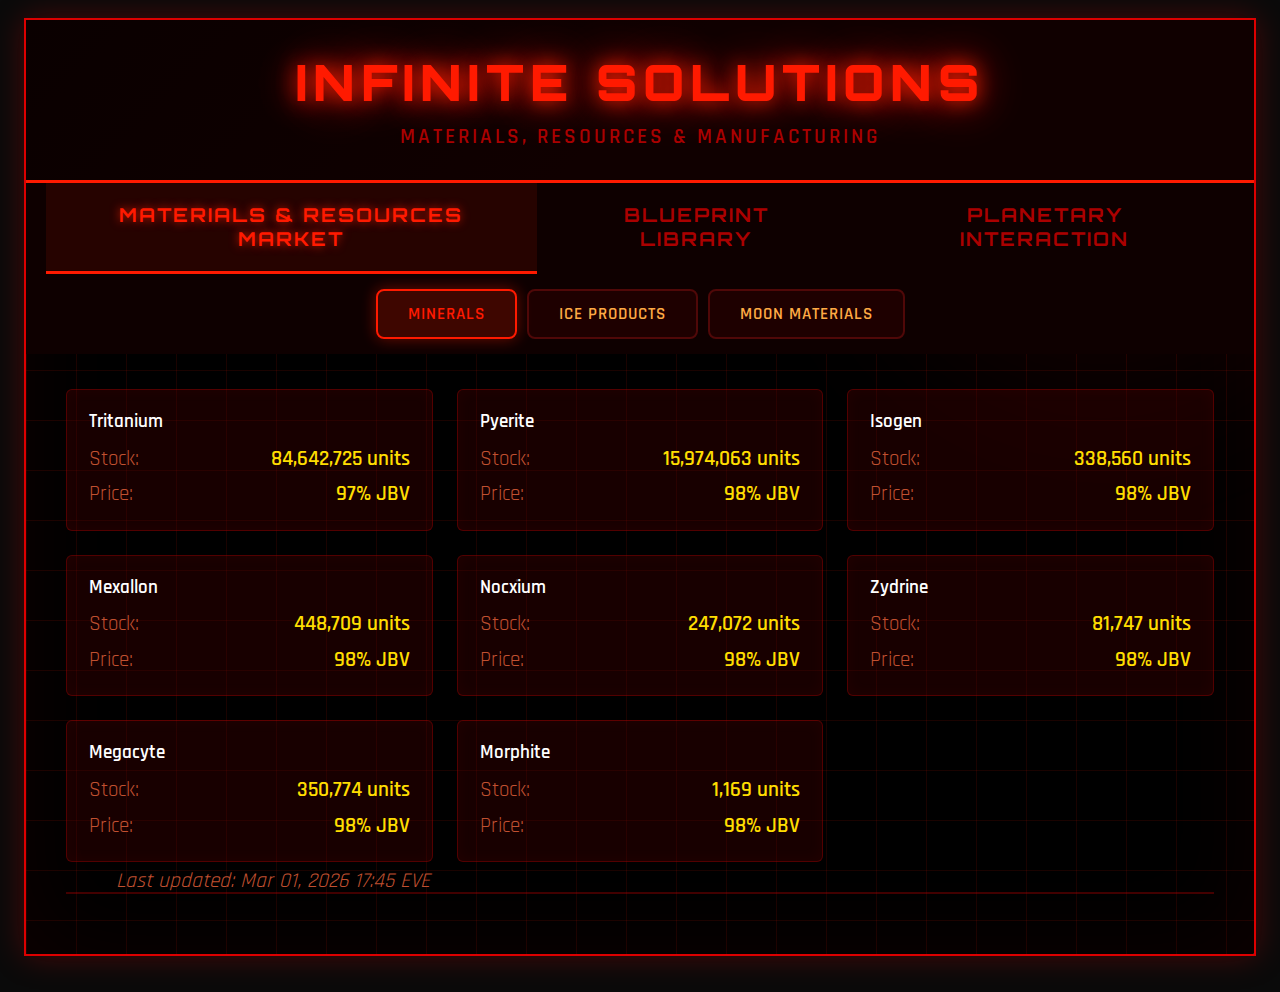
<file: index.html>
<!DOCTYPE html>
<html lang="en">
<head>
    <meta charset="UTF-8">
    <meta name="viewport" content="width=device-width, initial-scale=1.0">
    <title>Infinite Solutions - Market Inventory & Blueprints</title>
    <script src="assets/bpc_pricing_data.js"></script>
    <script src="assets/bpc_data.js"></script>
    <script src="assets/research_jobs.js"></script>
    <script src="assets/buyback_data.js"></script>
    <script src="assets/data_config.js"></script>
    <script src="assets/embedded_data.js"></script>
    <script src="assets/blueprint_data.js"></script>
    <link rel="stylesheet" href="https://fonts.googleapis.com/css2?family=Orbitron:wght@400;700;900&family=Rajdhani:wght@300;400;600;700&display=swap">
    <link rel="stylesheet" href="assets/styles.css">
</head>
<body>
    <div class="container" id="container">
        <!-- THUMBNAIL VIEW -->
        <div class="thumbnail-view" onclick="expandInventory()">
            <div class="stars"></div>
            <div class="glow"></div>
            <div class="content">
                <h1 class="company-name">INFINITE<br/>SOLUTIONS</h1>
                <div class="tagline">Materials and Resources</div>
                <div class="status-bar">
                    <div class="status-text">MARKET OPEN</div>
                </div>
                <div class="info-row">
                    <div class="info-item"><span class="info-value">97-98%</span> JBV</div>
                    <div class="info-item"><span class="info-value">35</span> Items</div>
                    <div class="info-item">LX-ZOJ</div>
                </div>
            </div>
            <div class="click-hint">Click for details</div>
        </div>

        <!-- FULL INVENTORY VIEW WITH TABS -->
        <div class="inventory-view">
            <button class="back-button" onclick="collapseInventory()">← Back</button>
            <div class="stars"></div>
            <div class="nebula"></div>
            <div class="grid"></div>

            <!-- HEADER -->
            <div class="header">
                <h1>INFINITE SOLUTIONS</h1>
                <div class="tagline">Materials, Resources & Manufacturing</div>
            </div>

            <!-- MAIN TAB NAVIGATION -->
            <div class="main-tabs">
                <button class="main-tab active" onclick="showMainTab('market')">Materials & Resources Market</button>
                <button class="main-tab" onclick="showMainTab('blueprints')">Blueprint Library</button>
                <button class="main-tab" onclick="showMainTab('pi')">Planetary Interaction</button>
            </div>

            <!-- ========================================
                 MARKET TAB CONTENT
                 ======================================== -->
            <div id="market-tab" class="tab-content active">
                <!-- SUB TABS -->
                <div class="sub-tabs bg-grid">
                    <button class="sub-tab active" onclick="showSubTab('minerals')">Minerals</button>
                    <button class="sub-tab" onclick="showSubTab('ice')">Ice Products</button>
                    <button class="sub-tab" onclick="showSubTab('moon')">Moon Materials</button>
                    <button class="sub-tab" onclick="showSubTab('salvage')" style="display:none;">Salvage</button>
                </div>

                <div class="content">
                    <!-- MINERALS SUB-CONTENT -->
                    <div id="minerals-content" class="tab-content active">
                        <div class="item-grid" id="minerals-grid"></div>
                    </div>

                    <!-- ICE PRODUCTS SUB-CONTENT -->
                    <div id="ice-content" class="tab-content">
                        <div class="item-grid" id="ice-grid"></div>
                    </div>

                    <!-- MOON MATERIALS SUB-CONTENT -->
                    <div id="moon-content" class="tab-content">
                        <div id="moon-materials"></div>
                    </div>

                    <!-- SALVAGE SUB-CONTENT (hidden initially) -->
                    <div id="salvage-content" class="tab-content">
                        <div class="item-grid" id="salvage-grid"></div>
                    </div>

                    <div class="footer">
                        <div class="last-updated" id="lastUpdated">Loading...</div>
                    </div>
                </div>
            </div>

            <!-- ========================================
                 BLUEPRINT LIBRARY TAB CONTENT
                 ======================================== -->
            <div id="blueprints-tab" class="tab-content">
                <div class="content">
                    <!-- CURRENTLY RESEARCHING SECTION -->
                    <div class="research-section" id="researchSection" style="display: none;">
                        <div class="research-header">
                            <h3>Currently Researching</h3>
                        </div>
                        <div class="research-content">
                            <div class="research-grid" id="researchGrid">
                                <!-- Research jobs will be populated here -->
                            </div>
                        </div>
                    </div>

                    <!-- BPO/BPC SUB-TABS -->
                    <div class="blueprint-subtabs">
                        <button class="blueprint-subtab active" onclick="showBlueprintTab('bpo')">
                            Blueprint Originals (BPOs)
                        </button>
                        <button class="blueprint-subtab" onclick="showBlueprintTab('bpc')">
                            Blueprint Copies (BPCs)
                        </button>
                    </div>

                    <!-- BPO TAB CONTENT -->
                    <div id="bpo-tab-content" class="blueprint-tab-content active">
                        <!-- SEARCH AND FILTER CONTROLS -->
                        <div class="filter-controls">
                        <div class="filter-group">
                            <label>Search:</label>
                            <input type="text" id="searchFilter" placeholder="Blueprint name...">
                        </div>
                        <div class="filter-group">
                            <label>Category:</label>
                            <select id="categoryFilter">
                                <option value="">All Categories</option>
                            </select>
                        </div>
                        <div class="filter-group">
                            <label>Sub-Category:</label>
                            <select id="subcategoryFilter">
                                <option value="">All Sub-Categories</option>
                            </select>
                        </div>
                        <div class="filter-group">
                            <label>Research Status:</label>
                            <select id="researchFilter">
                                <option value="">All</option>
                                <option value="perfect">Perfect (ME10/TE20)</option>
                                <option value="partial">Partial</option>
                                <option value="none">No Research</option>
                            </select>
                        </div>
                    </div>

                    <!-- BLUEPRINT TABLE -->
                    <div class="blueprint-table-container">
                        <table class="blueprint-table" id="blueprintTable">
                            <thead>
                                <tr>
                                    <th onclick="sortTable(0)">Blueprint Name</th>
                                    <th onclick="sortTable(1)">Category</th>
                                    <th onclick="sortTable(2)">Sub-Category</th>
                                    <th onclick="sortTable(3)">ME</th>
                                    <th onclick="sortTable(4)">TE</th>
                                    <th onclick="sortTable(5)">Quality</th>
                                    <th onclick="sortTable(6)">Price (10 runs)</th>
                                    <th>Calculator</th>
                                </tr>
                            </thead>
                            <tbody id="blueprintTableBody"></tbody>
                        </table>
                    </div>
                    </div><!-- End BPO tab content -->

                    <!-- BPC TAB CONTENT -->
                    <div id="bpc-tab-content" class="blueprint-tab-content" style="display: none;">
                        <!-- BPC SEARCH AND FILTER CONTROLS -->
                        <div class="filter-controls">
                            <div class="filter-group">
                                <label>Search:</label>
                                <input type="text" id="searchFilterBPC" placeholder="Blueprint name..." oninput="applyBPCFilters()">
                            </div>
                            <div class="filter-group">
                                <label>Category:</label>
                                <select id="categoryFilterBPC" onchange="updateSubcategoryFilterBPC(); applyBPCFilters()">
                                    <option value="">All Categories</option>
                                </select>
                            </div>
                            <div class="filter-group">
                                <label>Sub-Category:</label>
                                <select id="subcategoryFilterBPC" onchange="applyBPCFilters()">
                                    <option value="">All Sub-Categories</option>
                                </select>
                            </div>
                            <div class="filter-group">
                                <label>Runs:</label>
                                <select id="runsFilterBPC" onchange="applyBPCFilters()">
                                    <option value="">All Runs</option>
                                    <option value="1-10">1-10 runs</option>
                                    <option value="11-50">11-50 runs</option>
                                    <option value="51-100">51-100 runs</option>
                                    <option value="101+">101+ runs</option>
                                </select>
                            </div>
                        </div>

                        <!-- BPC TABLE -->
                        <div class="blueprint-table-container">
                            <table class="blueprint-table" id="bpcTable">
                                <thead>
                                    <tr>
                                        <th onclick="sortBPCTable(0)">Blueprint Name</th>
                                        <th onclick="sortBPCTable(1)">Category</th>
                                        <th onclick="sortBPCTable(2)">Sub-Category</th>
                                        <th onclick="sortBPCTable(3)">ME</th>
                                        <th onclick="sortBPCTable(4)">TE</th>
                                        <th onclick="sortBPCTable(5)">Runs</th>
                                        <th onclick="sortBPCTable(6)">Qty</th>
                                        <th onclick="sortBPCTable(7)">Quality</th>
                                        <th onclick="sortBPCTable(8)">Price</th>
                                        <th>Calculator</th>
                                    </tr>
                                </thead>
                                <tbody id="bpcTableBody">
                                    <!-- BPC rows will be populated by JavaScript -->
                                </tbody>
                            </table>
                        </div>
                    </div><!-- End BPC tab content -->

                    <div class="footer">
                        <div class="last-updated" id="lastUpdated2">Loading...</div>
                    </div>
                </div>
            </div>
        </div>

        <!-- BPC CALCULATOR MODAL -->
        <div id="bpcCalculatorModal" class="modal">
            <div class="modal-content">
                <div class="modal-header">
                    <h2 id="calcModalTitle">BPC Cost Calculator</h2>
                    <span class="modal-close" onclick="closeCalculator()">&times;</span>
                </div>
                <div class="modal-body">
                    <div class="calc-info">
                        <div class="calc-info-row">
                            <span class="calc-label">Quality:</span>
                            <span class="calc-value" id="calcQuality">-</span>
                        </div>
                        <div class="calc-info-row">
                            <span class="calc-label">Jita Sell Price:</span>
                            <span class="calc-value" id="calcJitaPrice">-</span>
                        </div>
                    </div>

                    <div class="calc-inputs">
                        <div class="calc-input-group">
                            <label for="calcRuns">Runs per Copy:</label>
                            <input type="number" id="calcRuns" value="10" min="1" max="300" onchange="calculatePrice()">
                        </div>
                        <div class="calc-input-group">
                            <label for="calcCopies">Number of Copies:</label>
                            <input type="number" id="calcCopies" value="1" min="1" max="100" onchange="calculatePrice()">
                        </div>
                    </div>

                    <div class="calc-result">
                        <div class="calc-result-row">
                            <span class="calc-result-label">Total Runs:</span>
                            <span class="calc-result-value" id="calcTotalRuns">10</span>
                        </div>
                        <div class="calc-result-row total-price">
                            <span class="calc-result-label">Total Price:</span>
                            <span class="calc-result-value" id="calcTotalPrice">-</span>
                        </div>
                        <div class="calc-result-row">
                            <span class="calc-result-label">Price per Run:</span>
                            <span class="calc-result-value" id="calcPricePerRun">-</span>
                        </div>
                    </div>

                    <div class="calc-note">
                        <strong>Note:</strong> Prices include facility bonuses (Azbel in LX-ZOJ) and quality adjustment based on ME/TE levels.
                    </div>
                </div>
            </div>
        </div>

        <!-- ========================================
             PLANETARY INTERACTION TAB CONTENT
             ======================================== -->
        <div id="pi-tab" class="tab-content">
            <div class="content">

                <div class="section-header">Planetary Interaction — Production Guides</div>

                <!-- PI intro blurb -->
                <div style="background:rgba(60,0,0,0.25);border:1px solid rgba(220,0,0,0.3);border-radius:8px;padding:24px 30px;margin-bottom:36px;">
                    <p style="margin:0;font-size:17px;color:#c0a0a0;line-height:1.7;">
                        Planetary Interaction (PI) allows pilots to extract raw resources from planets and process them into
                        commodities used in fuel blocks, T2 manufacturing, and advanced reactions.
                        The guides below document the full production chains maintained by <strong style="color:#ffaa44;">Infinite Solutions</strong>.
                    </p>
                </div>

                <!-- PI chain cards grid -->
                <div style="display:grid;grid-template-columns:repeat(auto-fill,minmax(300px,1fr));gap:24px;margin-bottom:48px;">

                    <!-- Coolant card -->
                    <a href="pi_coolant.html" style="text-decoration:none;" class="pi-chain-card">
                        <div class="pi-card-tier">P2 — Refined Commodity</div>
                        <div class="pi-card-icon">❄️</div>
                        <div class="pi-card-name">Coolant</div>
                        <div class="pi-card-desc">Water + Electrolytes → Coolant<br>Used in Amarr Fuel Blocks &amp; T2 components.</div>
                        <div class="pi-card-resources">
                            <span class="pi-res-badge">Aqueous Liquids</span>
                            <span class="pi-res-badge">Ionic Solutions</span>
                        </div>
                        <div class="pi-card-footer">View Full Chain →</div>
                    </a>

                    <!-- Placeholder: more chains coming -->
                    <div class="pi-chain-card pi-chain-card--soon">
                        <div class="pi-card-tier">P2 — Refined Commodity</div>
                        <div class="pi-card-icon" style="opacity:0.3;">⚙️</div>
                        <div class="pi-card-name" style="color:#554444;">Mechanical Parts</div>
                        <div class="pi-card-desc" style="color:#443333;">Reactive Metals + Precious Metals → Mechanical Parts</div>
                        <div class="pi-card-footer" style="color:#443333;">Coming Soon</div>
                    </div>

                    <div class="pi-chain-card pi-chain-card--soon">
                        <div class="pi-card-tier">P2 — Refined Commodity</div>
                        <div class="pi-card-icon" style="opacity:0.3;">☢️</div>
                        <div class="pi-card-name" style="color:#554444;">Enriched Uranium</div>
                        <div class="pi-card-desc" style="color:#443333;">Toxic Metals + Precious Metals → Enriched Uranium</div>
                        <div class="pi-card-footer" style="color:#443333;">Coming Soon</div>
                    </div>

                    <div class="pi-chain-card pi-chain-card--soon">
                        <div class="pi-card-tier">P2 — Refined Commodity</div>
                        <div class="pi-card-icon" style="opacity:0.3;">💧</div>
                        <div class="pi-card-name" style="color:#554444;">Oxygen</div>
                        <div class="pi-card-desc" style="color:#443333;">Aqueous Liquids + Oxygen Isotopes → Oxygen</div>
                        <div class="pi-card-footer" style="color:#443333;">Coming Soon</div>
                    </div>

                </div>

                <div class="footer" style="text-align:center;margin-top:20px;padding-top:20px;border-top:1px solid rgba(220,0,0,0.2);">
                    <div style="font-size:15px;color:#885533;text-transform:uppercase;letter-spacing:1px;">PI production in LX-ZOJ &amp; surrounding systems</div>
                </div>
            </div>
        </div>
    </div>

    <style>
        /* ===== PI CHAIN CARDS ===== */
        .pi-chain-card {
            display: flex;
            flex-direction: column;
            gap: 10px;
            background: rgba(40, 5, 0, 0.55);
            border: 2px solid rgba(220, 0, 0, 0.35);
            border-radius: 10px;
            padding: 24px 26px;
            transition: border-color 0.2s, box-shadow 0.2s, transform 0.2s;
            cursor: pointer;
        }

        .pi-chain-card:not(.pi-chain-card--soon):hover {
            border-color: #ff1a00;
            box-shadow: 0 0 22px rgba(255, 26, 0, 0.4);
            transform: translateY(-3px);
        }

        .pi-chain-card--soon {
            cursor: default;
            opacity: 0.5;
            border-style: dashed;
        }

        .pi-card-tier {
            font-family: 'Orbitron', sans-serif;
            font-size: 11px;
            font-weight: 700;
            color: #ffcc00;
            text-transform: uppercase;
            letter-spacing: 1.5px;
            background: rgba(255,200,0,0.1);
            border: 1px solid rgba(255,200,0,0.3);
            border-radius: 12px;
            padding: 3px 10px;
            align-self: flex-start;
        }

        .pi-card-icon {
            font-size: 36px;
            line-height: 1;
        }

        .pi-card-name {
            font-family: 'Orbitron', sans-serif;
            font-size: 22px;
            font-weight: 700;
            color: #ffdd44;
            text-transform: uppercase;
            letter-spacing: 1px;
            text-shadow: 0 0 10px rgba(255,220,68,0.4);
        }

        .pi-card-desc {
            font-family: 'Rajdhani', sans-serif;
            font-size: 15px;
            color: #c0a0a0;
            line-height: 1.5;
        }

        .pi-card-resources {
            display: flex;
            flex-wrap: wrap;
            gap: 6px;
            margin-top: 4px;
        }

        .pi-res-badge {
            font-family: 'Rajdhani', sans-serif;
            font-size: 13px;
            font-weight: 700;
            color: #ff8844;
            background: rgba(220,68,0,0.15);
            border: 1px solid rgba(220,68,0,0.4);
            border-radius: 4px;
            padding: 3px 10px;
            text-transform: uppercase;
            letter-spacing: 0.5px;
        }

        .pi-card-footer {
            margin-top: auto;
            padding-top: 12px;
            border-top: 1px solid rgba(220,0,0,0.2);
            font-family: 'Orbitron', sans-serif;
            font-size: 12px;
            font-weight: 700;
            color: #dd0000;
            text-transform: uppercase;
            letter-spacing: 1px;
            transition: color 0.2s;
        }

        .pi-chain-card:not(.pi-chain-card--soon):hover .pi-card-footer {
            color: #ff4422;
        }
    </style>

    <script>
        // ============================================
        // VIEW TOGGLE FUNCTIONS
        // ============================================

        function expandInventory() {
            document.getElementById('container').classList.add('expanded');
        }

        function collapseInventory() {
            document.getElementById('container').classList.remove('expanded');
        }

        document.addEventListener('keydown', function(event) {
            if (event.key === 'Escape') {
                collapseInventory();
            }
        });

        // ============================================
        // TAB SWITCHING FUNCTIONS
        // ============================================

        function showMainTab(tabName) {
            // Hide all main tabs
            document.querySelectorAll('#market-tab, #blueprints-tab, #pi-tab').forEach(tab => {
                tab.classList.remove('active');
            });

            // Remove active class from all main tab buttons
            document.querySelectorAll('.main-tab').forEach(tab => {
                tab.classList.remove('active');
            });

            // Show selected tab
            document.getElementById(tabName + '-tab').classList.add('active');

            // Mark button as active
            event.target.classList.add('active');
        }

        function showSubTab(subTabName) {
            // Hide all sub-content
            document.querySelectorAll('#minerals-content, #ice-content, #moon-content, #salvage-content').forEach(content => {
                content.classList.remove('active');
            });

            // Remove active class from all sub-tab buttons
            document.querySelectorAll('.sub-tab').forEach(tab => {
                tab.classList.remove('active');
            });

            // Show selected sub-content
            document.getElementById(subTabName + '-content').classList.add('active');

            // Mark button as active
            event.target.classList.add('active');
        }

        // ============================================
        // DATA LOADING AND RENDERING
        // ============================================

        async function loadInventoryData() {
            const inventory = EMBEDDED_DATA.inventory;
            renderMinerals(inventory);
            renderIceProducts(inventory);
            renderMoonMaterials(inventory);
            renderSalvage(inventory);
        }

        // ============================================
        // RESEARCH JOBS FUNCTIONS
        // ============================================

        // RESEARCH_JOBS is loaded from external script (research_jobs.js)
        // No need to declare it here - just reference the global variable
        let researchTimerInterval = null;

        function toggleResearchSection() {
            const section = document.getElementById('researchSection');
            section.classList.toggle('collapsed');
        }

        function loadResearchJobs() {
            // RESEARCH_JOBS is loaded from research_jobs.js script tag
            if (typeof RESEARCH_JOBS !== 'undefined' && RESEARCH_JOBS && RESEARCH_JOBS.length > 0) {
                console.log(`✓ Loaded ${RESEARCH_JOBS.length} research jobs`);
                renderResearchJobs();
            } else {
                console.log('No research jobs data found');
                hideResearchSection();
            }
        }

        function renderResearchJobs() {
            const section = document.getElementById('researchSection');
            const grid = document.getElementById('researchGrid');

            if (!RESEARCH_JOBS || RESEARCH_JOBS.length === 0) {
                hideResearchSection();
                return;
            }

            // Show the section
            section.style.display = 'block';

            // Clear existing content
            grid.innerHTML = '';

            // Render each job
            RESEARCH_JOBS.forEach(job => {
                const jobCard = document.createElement('div');
                jobCard.className = 'research-job';
                jobCard.dataset.endDate = job.end_date;

                jobCard.innerHTML = `
                    <div class="research-job-name">${job.name}</div>
                    <div class="research-job-detail">
                        <span class="label">Research Type:</span>
                        <span class="value">${job.research_type} (${job.current_level} → ${job.target_level})</span>
                    </div>
                    <div class="research-countdown" data-end="${job.end_date}">
                        Calculating...
                    </div>
                `;

                grid.appendChild(jobCard);
            });

            // Start countdown timers
            startResearchTimers();
        }

        function hideResearchSection() {
            const section = document.getElementById('researchSection');
            section.style.display = 'none';

            if (researchTimerInterval) {
                clearInterval(researchTimerInterval);
                researchTimerInterval = null;
            }
        }

        function startResearchTimers() {
            // Clear existing interval if any
            if (researchTimerInterval) {
                clearInterval(researchTimerInterval);
            }

            // Update timers immediately
            updateResearchTimers();

            // Update every second
            researchTimerInterval = setInterval(updateResearchTimers, 1000);
        }

        function updateResearchTimers() {
            const countdowns = document.querySelectorAll('.research-countdown');
            const now = new Date();

            countdowns.forEach(countdown => {
                const endDate = new Date(countdown.dataset.end);
                const diff = endDate - now;

                if (diff <= 0) {
                    countdown.textContent = 'Complete!';
                    countdown.style.color = '#00ff88';
                } else {
                    const days = Math.floor(diff / (1000 * 60 * 60 * 24));
                    const hours = Math.floor((diff % (1000 * 60 * 60 * 24)) / (1000 * 60 * 60));
                    const minutes = Math.floor((diff % (1000 * 60 * 60)) / (1000 * 60));
                    const seconds = Math.floor((diff % (1000 * 60)) / 1000);

                    let timeStr = '';
                    if (days > 0) {
                        timeStr = `${days}d ${hours}h ${minutes}m`;
                    } else if (hours > 0) {
                        timeStr = `${hours}h ${minutes}m ${seconds}s`;
                    } else if (minutes > 0) {
                        timeStr = `${minutes}m ${seconds}s`;
                    } else {
                        timeStr = `${seconds}s`;
                    }

                    countdown.textContent = timeStr;
                }
            });
        }

        let bpcPricingData = [];

        async function loadBPCPricingData() {
            // BPC pricing data is loaded via script tag in head
            if (typeof BPC_PRICING_DATA !== 'undefined') {
                bpcPricingData = BPC_PRICING_DATA;
                console.log(`✓ Loaded ${bpcPricingData.length} blueprint pricing entries`);

                if (typeof calculateBPCPrice === 'function') {
                    console.log(`✓ Price calculator function loaded`);
                }
            } else {
                console.error('❌ BPC_PRICING_DATA not found - bpc_pricing_data.js may not be loaded');
                bpcPricingData = [];
            }
        }

        async function loadBlueprintData() {
            // BLUEPRINT_DATA loaded from assets/blueprint_data.js (updated by update_html_data.py)
            if (typeof BLUEPRINT_DATA !== 'undefined' && BLUEPRINT_DATA && BLUEPRINT_DATA.length > 0) {
                allBlueprints = BLUEPRINT_DATA;
            } else {
                console.warn('BLUEPRINT_DATA not found or empty');
                allBlueprints = [];
            }

            // Load pricing data
            await loadBPCPricingData();

            if (allBlueprints.length > 0) {
                populateFilters();
                filteredBlueprints = [...allBlueprints];
                renderBlueprints();
            }
        }

        async function loadLastUpdated() {
            // Market tab shows inventory timestamp
            document.getElementById('lastUpdated').textContent = `Last updated: ${EMBEDDED_DATA.inventoryLastUpdated}`;
            // Blueprint tab shows blueprint timestamp
            document.getElementById('lastUpdated2').textContent = `Last updated: ${EMBEDDED_DATA.blueprintsLastUpdated}`;
        }

        // Build name→sellRate lookup from buyback_data.js
        const SELL_RATE_LOOKUP = {};
        if (typeof BUYBACK_DATA !== 'undefined' && BUYBACK_DATA.items) {
            BUYBACK_DATA.items.forEach(item => {
                if (item.sellRate != null) SELL_RATE_LOOKUP[item.name] = item.sellRate;
            });
        }
        function getSellRateLabel(name) {
            const r = SELL_RATE_LOOKUP[name];
            return r != null ? `${r}% JBV` : 'N/A';
        }

        function renderMinerals(inventory) {
            const grid = document.getElementById('minerals-grid');
            grid.innerHTML = '';

            MINERALS.forEach(mineral => {
                const quantity = inventory[mineral] || 0;
                const priceText = getSellRateLabel(mineral);
                const item = createItemCard(mineral, quantity, priceText);
                grid.appendChild(item);
            });
        }

        function renderIceProducts(inventory) {
            const grid = document.getElementById('ice-grid');
            grid.innerHTML = '';

            ICE_PRODUCTS.forEach(product => {
                const quantity = inventory[product] || 0;
                const priceText = getSellRateLabel(product);
                const item = createItemCard(product, quantity, priceText);
                grid.appendChild(item);
            });
        }

        function renderMoonMaterials(inventory) {
            const container = document.getElementById('moon-materials');
            container.innerHTML = '';

            Object.entries(MOON_MATERIALS).forEach(([group, materials]) => {
                const groupDiv = document.createElement('div');
                groupDiv.className = 'item-grid moon-material-group';

                materials.forEach(material => {
                    const quantity = inventory[material] || 0;
                    const item = createItemCard(material, quantity, getSellRateLabel(material));
                    groupDiv.appendChild(item);
                });

                container.appendChild(groupDiv);
            });
        }

        function renderSalvage(inventory) {
            const grid = document.getElementById('salvage-grid');
            grid.innerHTML = '';

            Object.entries(SALVAGE_MATERIALS).forEach(([tier, materials]) => {
                // Tier header
                const header = document.createElement('div');
                header.className = 'salvage-tier-header';
                header.textContent = tier;
                grid.appendChild(header);

                // Items in this tier
                const tierGrid = document.createElement('div');
                tierGrid.className = 'item-grid';

                materials.forEach(material => {
                    const quantity = inventory[material] || 0;
                    const item = createItemCard(material, quantity, getSellRateLabel(material));
                    tierGrid.appendChild(item);
                });

                grid.appendChild(tierGrid);
            });
        }

        function createItemCard(name, quantity, price) {
            const item = document.createElement('div');
            item.className = 'item';

            const formattedQty = quantity.toLocaleString();
            const qtyClass = quantity === 0 ? 'detail-value out-of-stock' : 'detail-value';

            item.innerHTML = `
                <div class="item-name">${name}</div>
                <div class="item-details">
                    <div class="detail-row">
                        <span class="detail-label">Stock:</span>
                        <span class="${qtyClass}">${formattedQty} units</span>
                    </div>
                    <div class="detail-row">
                        <span class="detail-label">Price:</span>
                        <span class="detail-value">${price}</span>
                    </div>
                </div>
            `;

            return item;
        }

        // ============================================
        // BLUEPRINT TABLE FUNCTIONS
        // ============================================

        function populateFilters() {
            const categories = [...new Set(allBlueprints.map(bp => bp.category))].sort();

            const categoryFilter = document.getElementById('categoryFilter');
            categories.forEach(cat => {
                const option = document.createElement('option');
                option.value = cat;
                option.textContent = cat;
                categoryFilter.appendChild(option);
            });

            // Initially populate subcategory with all options
            updateSubcategoryFilter();
            updateResearchFilter();

            document.getElementById('searchFilter').addEventListener('input', applyFilters);
            categoryFilter.addEventListener('change', function() {
                updateSubcategoryFilter();
                updateResearchFilter();
                applyFilters();
            });
            document.getElementById('subcategoryFilter').addEventListener('change', function() {
                updateResearchFilter();
                applyFilters();
            });
            document.getElementById('researchFilter').addEventListener('change', applyFilters);
        }

        function updateSubcategoryFilter() {
            const category = document.getElementById('categoryFilter').value;
            const subcategoryFilter = document.getElementById('subcategoryFilter');

            // Get current selection
            const currentSelection = subcategoryFilter.value;

            // Clear existing options except the first "All" option
            subcategoryFilter.innerHTML = '<option value="">All Sub-Categories</option>';

            // Get relevant subcategories based on selected category
            let relevantBlueprints = allBlueprints;
            if (category) {
                relevantBlueprints = allBlueprints.filter(bp => bp.category === category);
            }

            const subcategories = [...new Set(relevantBlueprints.map(bp => bp.subcategory))].sort();

            subcategories.forEach(subcat => {
                const option = document.createElement('option');
                option.value = subcat;
                option.textContent = subcat;
                subcategoryFilter.appendChild(option);
            });

            // Restore selection if still valid
            if (currentSelection && subcategories.includes(currentSelection)) {
                subcategoryFilter.value = currentSelection;
            }
        }

        function updateResearchFilter() {
            const category = document.getElementById('categoryFilter').value;
            const subcategory = document.getElementById('subcategoryFilter').value;
            const researchFilter = document.getElementById('researchFilter');

            // Get current selection
            const currentSelection = researchFilter.value;

            // Get relevant blueprints based on current filters
            let relevantBlueprints = allBlueprints;
            if (category) {
                relevantBlueprints = relevantBlueprints.filter(bp => bp.category === category);
            }
            if (subcategory) {
                relevantBlueprints = relevantBlueprints.filter(bp => bp.subcategory === subcategory);
            }

            // Check which research statuses exist in filtered blueprints
            const hasPerfect = relevantBlueprints.some(bp => bp.me === 10 && bp.te === 20);
            const hasPartial = relevantBlueprints.some(bp => (bp.me > 0 || bp.te > 0) && !(bp.me === 10 && bp.te === 20));
            const hasNone = relevantBlueprints.some(bp => bp.me === 0 && bp.te === 0);

            // Clear and rebuild options
            researchFilter.innerHTML = '<option value="">All</option>';

            if (hasPerfect) {
                const option = document.createElement('option');
                option.value = 'perfect';
                option.textContent = 'Perfect (ME10/TE20)';
                researchFilter.appendChild(option);
            }

            if (hasPartial) {
                const option = document.createElement('option');
                option.value = 'partial';
                option.textContent = 'Partial';
                researchFilter.appendChild(option);
            }

            if (hasNone) {
                const option = document.createElement('option');
                option.value = 'none';
                option.textContent = 'No Research';
                researchFilter.appendChild(option);
            }

            // Restore selection if still valid
            const validValues = Array.from(researchFilter.options).map(opt => opt.value);
            if (currentSelection && validValues.includes(currentSelection)) {
                researchFilter.value = currentSelection;
            }
        }

        function applyFilters() {
            const searchTerm = document.getElementById('searchFilter').value.toLowerCase();
            const category = document.getElementById('categoryFilter').value;
            const subcategory = document.getElementById('subcategoryFilter').value;
            const research = document.getElementById('researchFilter').value;

            filteredBlueprints = allBlueprints.filter(bp => {
                if (searchTerm && !bp.name.toLowerCase().includes(searchTerm)) {
                    return false;
                }

                if (category && bp.category !== category) {
                    return false;
                }

                if (subcategory && bp.subcategory !== subcategory) {
                    return false;
                }

                if (research) {
                    const isPerfect = bp.me === 10 && bp.te === 20;
                    const isPartial = (bp.me > 0 || bp.te > 0) && !isPerfect;
                    const isNone = bp.me === 0 && bp.te === 0;

                    if (research === 'perfect' && !isPerfect) return false;
                    if (research === 'partial' && !isPartial) return false;
                    if (research === 'none' && !isNone) return false;
                }

                return true;
            });

            renderBlueprints();
        }

        function renderBlueprints() {
            const tbody = document.getElementById('blueprintTableBody');
            tbody.innerHTML = '';

            filteredBlueprints.forEach(bp => {
                const row = document.createElement('tr');

                // Find pricing data for this blueprint
                const pricing = bpcPricingData.find(p => p.blueprintName === bp.name);

                let qualityCell = '<td style="color: #888;">-</td>';
                let priceCell = '<td style="color: #888;">-</td>';
                let calculatorCell = '<td></td>';

                if (pricing) {
                    // Quality percentage with color coding
                    let qualityColor = '#00d9ff';  // Cyan for perfect
                    if (pricing.qualityPercent < 85) qualityColor = '#ffaa00';  // Orange
                    if (pricing.qualityPercent < 60) qualityColor = '#ff6b6b';  // Red

                    qualityCell = `<td style="color: ${qualityColor}; font-weight: bold;">${pricing.qualityPercent}%</td>`;

                    // Format price
                    const priceFormatted = pricing.price10Runs >= 1_000_000
                        ? `${(pricing.price10Runs / 1_000_000).toFixed(2)}M`
                        : `${(pricing.price10Runs / 1_000).toFixed(1)}k`;

                    priceCell = `<td style="color: #00ff88;">${priceFormatted} ISK</td>`;

                    // Calculator button
                    calculatorCell = `<td><button class="calc-btn" onclick="openCalculator('${bp.name}', ${pricing.blueprintTypeId})">Calculate</button></td>`;
                }

                row.innerHTML = `
                    <td>${bp.name}</td>
                    <td>${bp.category}</td>
                    <td>${bp.subcategory}</td>
                    <td>${bp.me}</td>
                    <td>${bp.te}</td>
                    ${qualityCell}
                    ${priceCell}
                    ${calculatorCell}
                `;

                tbody.appendChild(row);
            });
        }

        let sortDirection = {};

        function sortTable(columnIndex) {
            const direction = sortDirection[columnIndex] === 'asc' ? 'desc' : 'asc';
            sortDirection[columnIndex] = direction;

            filteredBlueprints.sort((a, b) => {
                let aVal, bVal;

                switch(columnIndex) {
                    case 0: // Name
                        aVal = a.name;
                        bVal = b.name;
                        break;
                    case 1: // Category
                        aVal = a.category;
                        bVal = b.category;
                        break;
                    case 2: // Sub-Category
                        aVal = a.subcategory;
                        bVal = b.subcategory;
                        break;
                    case 3: // ME
                        aVal = a.me;
                        bVal = b.me;
                        break;
                    case 4: // TE
                        aVal = a.te;
                        bVal = b.te;
                        break;
                    case 5: // Quality
                        const pricingA = bpcPricingData.find(p => p.blueprintName === a.name);
                        const pricingB = bpcPricingData.find(p => p.blueprintName === b.name);
                        aVal = pricingA ? pricingA.qualityPercent : 0;
                        bVal = pricingB ? pricingB.qualityPercent : 0;
                        break;
                    case 6: // Price
                        const priceA = bpcPricingData.find(p => p.blueprintName === a.name);
                        const priceB = bpcPricingData.find(p => p.blueprintName === b.name);
                        aVal = priceA ? priceA.price10Runs : 0;
                        bVal = priceB ? priceB.price10Runs : 0;
                        break;
                }

                if (typeof aVal === 'string') {
                    return direction === 'asc'
                        ? aVal.localeCompare(bVal)
                        : bVal.localeCompare(aVal);
                } else {
                    return direction === 'asc'
                        ? aVal - bVal
                        : bVal - aVal;
                }
            });

            renderBlueprints();
        }

        // ============================================
        // BPC CALCULATOR FUNCTIONS
        // ============================================

        let currentBlueprintTypeId = null;

        function openCalculator(blueprintName, blueprintTypeId) {
            currentBlueprintTypeId = blueprintTypeId;
            const pricing = bpcPricingData.find(p => p.blueprintTypeId === blueprintTypeId);

            if (!pricing) {
                alert('Pricing data not available for this blueprint');
                return;
            }

            // Set modal title
            document.getElementById('calcModalTitle').textContent = blueprintName.replace(' Blueprint', '');

            // Set blueprint info
            document.getElementById('calcQuality').textContent = `${pricing.qualityPercent}% (ME ${pricing.me} / TE ${pricing.te})`;
            document.getElementById('calcJitaPrice').textContent = formatISK(pricing.jitaSellPrice);

            // Reset inputs and unlock for BPOs
            document.getElementById('calcRuns').value = 10;
            document.getElementById('calcRuns').disabled = false;  // Unlock runs for BPOs
            document.getElementById('calcCopies').value = 1;
            document.getElementById('calcCopies').disabled = false;

            // Calculate initial price
            calculatePrice();

            // Show modal
            document.getElementById('bpcCalculatorModal').style.display = 'block';
        }

        function closeCalculator() {
            document.getElementById('bpcCalculatorModal').style.display = 'none';
        }

        // =================================================================
        // BPC TAB FUNCTIONS
        // =================================================================

        let allBPCs = [];
        let filteredBPCs = [];
        let bpcSortDirection = {};

        // Tab switching function
        function showBlueprintTab(tabType) {
            // Hide all blueprint sub-tabs
            document.querySelectorAll('.blueprint-tab-content').forEach(tab => {
                tab.classList.remove('active');
                tab.style.display = 'none';
            });

            // Remove active class from all buttons
            document.querySelectorAll('.blueprint-subtab').forEach(btn => {
                btn.classList.remove('active');
            });

            // Show selected tab
            const tabContent = document.getElementById(tabType + '-tab-content');
            if (tabContent) {
                tabContent.classList.add('active');
                tabContent.style.display = 'block';
            }

            // Mark button as active
            event.target.classList.add('active');
        }

        // Load BPC data from bpc_data.js
        async function loadBPCData() {
            try {
                // Ensure pricing data is loaded first
                if (bpcPricingData.length === 0) {
                    await loadBPCPricingData();
                }

                // BPC_DATA is loaded from bpc_data.js script tag
                if (typeof BPC_DATA !== 'undefined' && BPC_DATA) {
                    allBPCs = BPC_DATA;
                    filteredBPCs = [...allBPCs];

                    // Populate filter dropdowns
                    populateBPCFilters();
                    updateSubcategoryFilterBPC();

                    // Render table
                    renderBPCs();
                } else {
                    console.warn('BPC_DATA not found - bpc_data.js may not be loaded');
                }
            } catch (error) {
                console.error('Error loading BPC data:', error);
            }
        }

        // Populate BPC filter dropdowns
        function populateBPCFilters() {
            const categories = [...new Set(allBPCs.map(bpc => bpc.category))].sort();
            const subcategories = [...new Set(allBPCs.map(bpc => bpc.subcategory))].sort();

            const categorySelect = document.getElementById('categoryFilterBPC');
            const subcategorySelect = document.getElementById('subcategoryFilterBPC');

            // Clear existing options (except "All")
            categorySelect.innerHTML = '<option value="">All Categories</option>';
            subcategorySelect.innerHTML = '<option value="">All Sub-Categories</option>';

            // Add category options
            categories.forEach(cat => {
                if (cat) {
                    const option = document.createElement('option');
                    option.value = cat;
                    option.textContent = cat;
                    categorySelect.appendChild(option);
                }
            });

            // Add subcategory options
            subcategories.forEach(subcat => {
                if (subcat) {
                    const option = document.createElement('option');
                    option.value = subcat;
                    option.textContent = subcat;
                    subcategorySelect.appendChild(option);
                }
            });
        }

        // Update BPC subcategory filter based on selected category
        function updateSubcategoryFilterBPC() {
            const category = document.getElementById('categoryFilterBPC').value;
            const subcategoryFilter = document.getElementById('subcategoryFilterBPC');

            // Get current selection
            const currentSelection = subcategoryFilter.value;

            // Clear existing options except the first "All" option
            subcategoryFilter.innerHTML = '<option value="">All Sub-Categories</option>';

            // Get relevant subcategories based on selected category
            let relevantBPCs = allBPCs;
            if (category) {
                relevantBPCs = allBPCs.filter(bpc => bpc.category === category);
            }

            const subcategories = [...new Set(relevantBPCs.map(bpc => bpc.subcategory))].sort();

            subcategories.forEach(subcat => {
                if (subcat) {
                    const option = document.createElement('option');
                    option.value = subcat;
                    option.textContent = subcat;
                    subcategoryFilter.appendChild(option);
                }
            });

            // Restore selection if still valid
            if (currentSelection && subcategories.includes(currentSelection)) {
                subcategoryFilter.value = currentSelection;
            }
        }

        // Apply BPC filters
        function applyBPCFilters() {
            const searchTerm = document.getElementById('searchFilterBPC').value.toLowerCase();
            const category = document.getElementById('categoryFilterBPC').value;
            const subcategory = document.getElementById('subcategoryFilterBPC').value;
            const runsFilter = document.getElementById('runsFilterBPC').value;

            filteredBPCs = allBPCs.filter(bpc => {
                // Search filter
                if (searchTerm && !bpc.name.toLowerCase().includes(searchTerm)) {
                    return false;
                }

                // Category filter
                if (category && bpc.category !== category) {
                    return false;
                }

                // Subcategory filter
                if (subcategory && bpc.subcategory !== subcategory) {
                    return false;
                }

                // Runs filter
                if (runsFilter) {
                    if (runsFilter === '1-10' && (bpc.runs < 1 || bpc.runs > 10)) return false;
                    if (runsFilter === '11-50' && (bpc.runs < 11 || bpc.runs > 50)) return false;
                    if (runsFilter === '51-100' && (bpc.runs < 51 || bpc.runs > 100)) return false;
                    if (runsFilter === '101+' && bpc.runs < 101) return false;
                }

                return true;
            });

            renderBPCs();
        }

        // Render BPC table
        function renderBPCs() {
            const tbody = document.getElementById('bpcTableBody');
            tbody.innerHTML = '';

            filteredBPCs.forEach(bpc => {
                const row = document.createElement('tr');

                // Find pricing data (match by typeId, ME, and TE)
                const pricing = bpcPricingData.find(p =>
                    p.blueprintTypeId === bpc.typeId &&
                    p.me === bpc.me &&
                    p.te === bpc.te
                );

                let qualityCell = '<td style="color: #888;">-</td>';
                let priceCell = '<td style="color: #888;">-</td>';
                let calculatorCell = '<td></td>';

                if (pricing) {
                    // Quality with color coding
                    let qualityColor = '#00d9ff';  // Cyan for perfect
                    if (pricing.qualityPercent < 85) qualityColor = '#ffaa00';  // Orange
                    if (pricing.qualityPercent < 60) qualityColor = '#ff6b6b';  // Red

                    qualityCell = `<td style="color: ${qualityColor}; font-weight: bold;">${pricing.qualityPercent}%</td>`;

                    // Calculate price for this specific runs (1 copy)
                    if (typeof calculateBPCPrice === 'function') {
                        const bpcPrice = calculateBPCPrice(bpc.typeId, bpc.runs, 1);
                        if (bpcPrice) {
                            const priceFormatted = bpcPrice.totalPrice >= 1_000_000
                                ? `${(bpcPrice.totalPrice / 1_000_000).toFixed(2)}M`
                                : `${(bpcPrice.totalPrice / 1_000).toFixed(1)}k`;

                            priceCell = `<td style="color: #00ff88;">${priceFormatted} ISK</td>`;
                        }
                    }

                    // Calculator button (pre-fill with BPC runs and quantity)
                    calculatorCell = `<td><button class="calc-btn" onclick="openCalculatorForBPC('${bpc.name.replace(/'/g, "\\'")}', ${bpc.typeId}, ${bpc.runs}, ${bpc.quantity}, ${bpc.me}, ${bpc.te})">Calculate</button></td>`;
                }

                row.innerHTML = `
                    <td>${bpc.name}</td>
                    <td>${bpc.category}</td>
                    <td>${bpc.subcategory}</td>
                    <td>${bpc.me}</td>
                    <td>${bpc.te}</td>
                    <td style="color: #00d9ff;">${bpc.runs}</td>
                    <td style="color: #00ff88; font-weight: bold;">${bpc.quantity}x</td>
                    ${qualityCell}
                    ${priceCell}
                    ${calculatorCell}
                `;

                tbody.appendChild(row);
            });
        }

        // Sort BPC table
        function sortBPCTable(columnIndex) {
            const direction = bpcSortDirection[columnIndex] === 'asc' ? 'desc' : 'asc';
            bpcSortDirection[columnIndex] = direction;

            filteredBPCs.sort((a, b) => {
                let aVal, bVal;

                switch(columnIndex) {
                    case 0: // Name
                        aVal = a.name;
                        bVal = b.name;
                        break;
                    case 1: // Category
                        aVal = a.category;
                        bVal = b.category;
                        break;
                    case 2: // Sub-Category
                        aVal = a.subcategory;
                        bVal = b.subcategory;
                        break;
                    case 3: // ME
                        aVal = a.me;
                        bVal = b.me;
                        break;
                    case 4: // TE
                        aVal = a.te;
                        bVal = b.te;
                        break;
                    case 5: // Runs
                        aVal = a.runs;
                        bVal = b.runs;
                        break;
                    case 6: // Quantity
                        aVal = a.quantity;
                        bVal = b.quantity;
                        break;
                    case 7: // Quality
                        const pricingA = bpcPricingData.find(p => p.blueprintTypeId === a.typeId);
                        const pricingB = bpcPricingData.find(p => p.blueprintTypeId === b.typeId);
                        aVal = pricingA ? pricingA.qualityPercent : 0;
                        bVal = pricingB ? pricingB.qualityPercent : 0;
                        break;
                    case 8: // Price
                        const priceA = calculateBPCPrice(a.typeId, a.runs, 1);
                        const priceB = calculateBPCPrice(b.typeId, b.runs, 1);
                        aVal = priceA ? priceA.final_price : 0;
                        bVal = priceB ? priceB.final_price : 0;
                        break;
                    default:
                        return 0;
                }

                if (typeof aVal === 'string') {
                    return direction === 'asc'
                        ? aVal.localeCompare(bVal)
                        : bVal.localeCompare(aVal);
                } else {
                    return direction === 'asc'
                        ? aVal - bVal
                        : bVal - aVal;
                }
            });

            renderBPCs();
        }

        // Open calculator for BPCs
        function openCalculatorForBPC(blueprintName, blueprintTypeId, bpcRuns, bpcQuantity, me, te) {
            currentBlueprintTypeId = blueprintTypeId;
            const pricing = bpcPricingData.find(p =>
                p.blueprintTypeId === blueprintTypeId &&
                p.me === me &&
                p.te === te
            );

            if (!pricing) {
                alert('Pricing data not available for this blueprint');
                return;
            }

            // Set modal title
            document.getElementById('calcModalTitle').textContent = blueprintName.replace(' Blueprint', '');

            // Set blueprint info
            document.getElementById('calcQuality').textContent = `${pricing.qualityPercent}% (ME ${pricing.me} / TE ${pricing.te})`;
            document.getElementById('calcJitaPrice').textContent = formatISK(pricing.jitaSellPrice);

            // Pre-fill with BPC runs and quantity (both locked since it's a BPC)
            document.getElementById('calcRuns').value = bpcRuns;
            document.getElementById('calcRuns').disabled = true;  // Lock runs for BPCs
            document.getElementById('calcCopies').value = bpcQuantity;
            document.getElementById('calcCopies').disabled = true;  // Lock quantity for BPCs

            // Calculate initial price
            calculatePrice();

            // Show modal
            document.getElementById('bpcCalculatorModal').style.display = 'block';
        }

        function calculatePrice() {
            if (!currentBlueprintTypeId) return;

            const pricing = bpcPricingData.find(p => p.blueprintTypeId === currentBlueprintTypeId);
            if (!pricing) return;

            const runs = parseInt(document.getElementById('calcRuns').value) || 1;
            const copies = parseInt(document.getElementById('calcCopies').value) || 1;

            // Calculate total price using the helper function from bpc_pricing_data.js
            if (typeof calculateBPCPrice === 'function') {
                const result = calculateBPCPrice(currentBlueprintTypeId, runs, copies);

                if (result) {
                    document.getElementById('calcTotalRuns').textContent = result.totalRuns;
                    document.getElementById('calcTotalPrice').textContent = formatISK(result.totalPrice);
                    document.getElementById('calcPricePerRun').textContent = formatISK(result.pricePerRun);
                }
            } else {
                // Fallback calculation
                const totalRuns = runs * copies;
                const totalPrice = pricing.pricePerRun * totalRuns;

                document.getElementById('calcTotalRuns').textContent = totalRuns;
                document.getElementById('calcTotalPrice').textContent = formatISK(totalPrice);
                document.getElementById('calcPricePerRun').textContent = formatISK(pricing.pricePerRun);
            }
        }

        function formatISK(amount) {
            if (amount >= 1_000_000_000) {
                return `${(amount / 1_000_000_000).toFixed(2)}B ISK`;
            } else if (amount >= 1_000_000) {
                return `${(amount / 1_000_000).toFixed(2)}M ISK`;
            } else if (amount >= 1_000) {
                return `${(amount / 1_000).toFixed(1)}k ISK`;
            } else {
                return `${amount.toFixed(0)} ISK`;
            }
        }

        // Close modal when clicking outside of it
        window.onclick = function(event) {
            const modal = document.getElementById('bpcCalculatorModal');
            if (event.target === modal) {
                closeCalculator();
            }
        }

        // ============================================
        // BUYBACK PROGRAM
        // ============================================

        function renderBuybackRateCards() {
            if (typeof BUYBACK_DATA === 'undefined') return;

            const grid = document.getElementById('buybackRateGrid');
            if (!grid) return;

            // Group items by category
            const categoryGroups = {};
            BUYBACK_DATA.items.forEach(item => {
                if (!categoryGroups[item.category]) {
                    categoryGroups[item.category] = [];
                }
                categoryGroups[item.category].push(item);
            });

            // Determine default rate (most common rate) for "special" highlighting
            const allRates = BUYBACK_DATA.items.map(i => i.rate);
            const rateCount = {};
            allRates.forEach(r => { rateCount[r] = (rateCount[r] || 0) + 1; });
            const defaultRate = Object.entries(rateCount).sort((a, b) => b[1] - a[1])[0][0];

            // Render each category card
            const categoryOrder = ['minerals', 'ice_products', 'moon_materials', 'salvaged_materials'];
            categoryOrder.forEach(catKey => {
                const catConfig = BUYBACK_DATA.categories[catKey];
                const items = categoryGroups[catKey];
                if (!catConfig || !items) return;

                const card = document.createElement('div');
                card.className = 'rate-card' + (catConfig.visible ? '' : ' category-hidden');

                let itemsHtml = '';
                let currentTier = null;

                items.forEach(item => {
                    if (!item.accepted) return;

                    // Add tier sub-headers for salvaged materials
                    if (catKey === 'salvaged_materials' && item.tier && item.tier !== currentTier) {
                        currentTier = item.tier;
                        itemsHtml += `<div class="rate-tier-header">${item.tier}</div>`;
                    }

                    const isSpecial = String(item.rate) !== String(defaultRate);
                    const pctClass = isSpecial ? 'rate-item-pct special' : 'rate-item-pct';

                    let quotaHtml = '';
                    if (item.quota > 0) {
                        const currentStock = EMBEDDED_DATA.inventory[item.name] || 0;
                        const remaining = Math.max(0, item.quota - currentStock);
                        let quotaClass = 'rate-item-quota';
                        if (remaining <= 0) {
                            quotaClass += ' full';
                            quotaHtml = `<div class="${quotaClass}">Quota Full</div>`;
                        } else if (remaining <= item.quota * 0.2) {
                            quotaClass += ' urgent';
                            quotaHtml = `<div class="${quotaClass}">${remaining.toLocaleString()} remaining</div>`;
                        } else {
                            quotaHtml = `<div class="${quotaClass}">${remaining.toLocaleString()} remaining</div>`;
                        }
                    }

                    itemsHtml += `
                        <div class="rate-item">
                            <div class="rate-item-header">
                                <span class="rate-item-name">${item.name}</span>
                                <span class="${pctClass}">${item.rate}% JBV</span>
                            </div>
                            ${quotaHtml}
                        </div>`;
                });

                card.innerHTML = `
                    <div class="rate-card-title">${catConfig.displayName}</div>
                    <div class="rate-card-items">${itemsHtml}</div>`;

                grid.appendChild(card);
            });

            // Update grid columns: info card + visible categories
            const visibleCards = grid.querySelectorAll('.rate-card:not(.category-hidden)').length;
            grid.style.gridTemplateColumns = `repeat(${1 + visibleCards}, 1fr)`;
        }

        function parseEveInventory(text) {
            const lines = text.trim().split('\n');
            const items = [];

            lines.forEach(line => {
                line = line.trim();
                if (!line) return;

                // EVE copy formats: "ItemName\tQuantity" or "ItemName    Quantity"
                // Also handle "ItemName 1,000,000" with commas
                let match = line.match(/^(.+?)\t+(\d[\d,]*)/);
                if (!match) {
                    match = line.match(/^(.+?)\s{2,}(\d[\d,]*)/);
                }
                if (!match) {
                    // Try "Name quantity" with single space
                    match = line.match(/^(.+?)\s+(\d[\d,]*)$/);
                }

                if (match) {
                    const name = match[1].trim();
                    const qty = parseInt(match[2].replace(/,/g, ''));
                    if (qty > 0) {
                        items.push({ name, quantity: qty });
                    }
                }
            });

            return items;
        }

        function calculateBuybackQuote() {
            if (typeof BUYBACK_DATA === 'undefined') return;

            const textarea = document.getElementById('buybackPasteInput');
            const text = textarea.value.trim();
            if (!text) return;

            const parsedItems = parseEveInventory(text);
            if (parsedItems.length === 0) return;

            const results = [];
            let totalJita = 0;
            let totalPayout = 0;
            let acceptedCount = 0;
            let quotaWarnings = 0;

            parsedItems.forEach(parsed => {
                // Find matching buyback item (case-insensitive)
                const buybackItem = BUYBACK_DATA.items.find(
                    b => b.name.toLowerCase() === parsed.name.toLowerCase()
                );

                if (!buybackItem || !buybackItem.accepted) {
                    results.push({
                        name: parsed.name,
                        quantity: parsed.quantity,
                        accepted: false,
                        rate: 0,
                        jitaValue: 0,
                        payout: 0,
                        status: 'NOT ACCEPTED',
                        overLimit: false,
                    });
                    return;
                }

                let effectiveQty = parsed.quantity;
                let overLimit = false;
                let excessQty = 0;

                // Check quota (dynamic: remaining = quota target - current inventory)
                let quotaRemaining = buybackItem.quota;
                if (buybackItem.quota > 0) {
                    const currentStock = EMBEDDED_DATA.inventory[buybackItem.name] || 0;
                    quotaRemaining = Math.max(0, buybackItem.quota - currentStock);
                }
                if (buybackItem.quota > 0 && parsed.quantity > quotaRemaining) {
                    excessQty = parsed.quantity - quotaRemaining;
                    effectiveQty = quotaRemaining;
                    overLimit = true;
                    quotaWarnings++;
                }

                const jitaValue = effectiveQty * buybackItem.avgJitaBuy;
                const payout = jitaValue * (buybackItem.rate / 100);

                totalJita += jitaValue;
                totalPayout += payout;
                acceptedCount++;

                results.push({
                    name: parsed.name,
                    quantity: parsed.quantity,
                    effectiveQty,
                    accepted: true,
                    rate: buybackItem.rate,
                    avgJita: buybackItem.avgJitaBuy,
                    jitaValue,
                    payout,
                    status: overLimit ? 'PARTIAL' : 'ACCEPTED',
                    overLimit,
                    excessQty,
                    quota: quotaRemaining,
                    typeId: buybackItem.typeId,
                });
            });

            // Render results
            renderBuybackResults(results, totalJita, totalPayout, acceptedCount, parsedItems.length, quotaWarnings);
        }

        function formatISKBuyback(value) {
            return value.toLocaleString('en-US', { minimumFractionDigits: 2, maximumFractionDigits: 2 });
        }

        function renderBuybackResults(results, totalJita, totalPayout, acceptedCount, totalCount, quotaWarnings) {
            const tbody = document.getElementById('buybackResultsBody');
            tbody.innerHTML = '';

            results.forEach(r => {
                const row = document.createElement('tr');

                if (!r.accepted) {
                    row.style.opacity = '0.5';
                    row.innerHTML = `
                        <td class="item-name-col">${r.name}</td>
                        <td class="qty-col">${r.quantity.toLocaleString()}</td>
                        <td class="rate-col">--</td>
                        <td class="payout-col">--</td>
                        <td class="status-col"><span class="status-not-accepted">NOT ACCEPTED</span></td>`;
                } else if (r.overLimit) {
                    row.className = 'over-limit';
                    row.dataset.tooltip = `${formatISKBuyback(r.avgJita)} ISK avg  ×  ${r.effectiveQty.toLocaleString()} units  ×  ${r.rate}%  =  ${formatISKBuyback(r.payout)} ISK`;
                    row.innerHTML = `
                        <td class="item-name-col">${r.name}<span class="over-limit-note">Capped at quota - ${r.excessQty.toLocaleString()} excess</span></td>
                        <td class="qty-col"><span class="qty-adjusted">${r.quantity.toLocaleString()}</span><span class="qty-accepted">${r.effectiveQty.toLocaleString()}</span></td>
                        <td class="rate-col">${r.rate}%</td>
                        <td class="payout-col">${formatISKBuyback(r.payout)} ISK</td>
                        <td class="status-col"><span class="status-accepted" style="color:#ffaa00;">PARTIAL</span></td>`;
                } else {
                    row.dataset.tooltip = `${formatISKBuyback(r.avgJita)} ISK avg  ×  ${r.quantity.toLocaleString()} units  ×  ${r.rate}%  =  ${formatISKBuyback(r.payout)} ISK`;
                    row.innerHTML = `
                        <td class="item-name-col">${r.name}</td>
                        <td class="qty-col">${r.quantity.toLocaleString()}</td>
                        <td class="rate-col">${r.rate}%</td>
                        <td class="payout-col">${formatISKBuyback(r.payout)} ISK</td>
                        <td class="status-col"><span class="status-accepted">ACCEPTED</span></td>`;
                }

                tbody.appendChild(row);
            });

            // Tooltip events
            const tooltip = document.getElementById('priceTooltip');
            tbody.onmouseover = e => {
                const row = e.target.closest('tr[data-tooltip]');
                if (!row) return;
                tooltip.textContent = row.dataset.tooltip;
                tooltip.style.display = 'block';
            };
            tbody.onmousemove = e => {
                tooltip.style.left = (e.clientX + 14) + 'px';
                tooltip.style.top  = (e.clientY - 36) + 'px';
            };
            tbody.onmouseout = () => { tooltip.style.display = 'none'; };

            // Populate contract details
            window._lastQuotePayout = totalPayout;
            document.getElementById('contractPayoutDisplay').textContent = formatISKBuyback(totalPayout) + ' ISK';
            let acceptedText = `${acceptedCount} / ${totalCount} items accepted`;
            if (quotaWarnings > 0) acceptedText += ` — ${quotaWarnings} capped at quota`;
            document.getElementById('contractAcceptedDisplay').textContent = acceptedText;

            // Build share link — auto-shorten via is.gd
            const acceptedItems = results.filter(r => r.accepted);
            const itemPairs = acceptedItems.map(r => `${r.typeId}:${r.quantity}`).join(',');
            const shareUrl = `${window.location.origin}${window.location.pathname}#buyback=${itemPairs}`;
            const linkInput = document.getElementById('buybackQuoteLinkInput');
            const copyBtn = document.getElementById('buybackCopyLinkBtn');
            linkInput.value = 'Shortening...';
            copyBtn.disabled = true;
            (async () => {
                try {
                    const resp = await fetch(`https://is.gd/create.php?format=simple&url=${encodeURIComponent(shareUrl)}`);
                    if (!resp.ok) throw new Error();
                    const short = (await resp.text()).trim();
                    if (!short.startsWith('https://')) throw new Error();
                    linkInput.value = short;
                } catch {
                    linkInput.value = shareUrl;
                } finally {
                    copyBtn.disabled = false;
                }
            })();

            // Generate quote ID from hash
            const quoteHash = itemPairs.split('').reduce((h, c) => ((h << 5) - h + c.charCodeAt(0)) | 0, 0);
            const quoteId = 'BB-' + Math.abs(quoteHash).toString(16).toUpperCase().slice(0, 6).padStart(6, '0');
            document.getElementById('buybackQuoteId').textContent = quoteId;

            // Timestamp
            const now = new Date();
            const months = ['Jan','Feb','Mar','Apr','May','Jun','Jul','Aug','Sep','Oct','Nov','Dec'];
            document.getElementById('buybackQuoteTimestamp').textContent =
                `Generated: ${months[now.getUTCMonth()]} ${now.getUTCDate()}, ${now.getUTCFullYear()} ${String(now.getUTCHours()).padStart(2,'0')}:${String(now.getUTCMinutes()).padStart(2,'0')} EVE`;

            // Show results and contract details panels
            document.getElementById('buybackTableContainer').style.display = 'block';
            document.getElementById('resultsPlaceholder').style.display = 'none';
            document.getElementById('contractDetailsContent').style.display = 'block';
            document.getElementById('contractPlaceholder').style.display = 'none';
        }

        function clearBuybackInput() {
            document.getElementById('buybackPasteInput').value = '';
            document.getElementById('buybackResultsBody').innerHTML = '';
            document.getElementById('buybackTableContainer').style.display = 'none';
            document.getElementById('resultsPlaceholder').style.display = 'flex';
            document.getElementById('contractDetailsContent').style.display = 'none';
            document.getElementById('contractPlaceholder').style.display = 'flex';
        }

        function copyBuybackQuoteLink() {
            const input = document.getElementById('buybackQuoteLinkInput');
            input.select();
            navigator.clipboard.writeText(input.value).then(() => {
                const btn = document.getElementById('buybackCopyLinkBtn');
                btn.textContent = 'Copied!';
                btn.classList.add('copied');
                setTimeout(() => {
                    btn.textContent = 'Copy Link';
                    btn.classList.remove('copied');
                }, 2000);
            });
        }

        function copyContractPayout() {
            const raw = (window._lastQuotePayout || 0).toFixed(2);
            navigator.clipboard.writeText(raw).then(() => {
                const btn = document.getElementById('copyPayoutBtn');
                btn.textContent = 'Copied!';
                btn.classList.add('copied');
                setTimeout(() => {
                    btn.textContent = 'Copy Amount';
                    btn.classList.remove('copied');
                }, 2000);
            });
        }

        function initPricesFreshness() {
            const el = document.getElementById('pricesFreshness');
            if (!el || typeof BUYBACK_DATA === 'undefined' || !BUYBACK_DATA.generated) return;
            const genDate = new Date(BUYBACK_DATA.generated.replace(' UTC', 'Z').replace(' ', 'T'));
            const diffMs = Date.now() - genDate;
            const diffMins = Math.floor(diffMs / 60000);
            let age;
            if (diffMins < 60) age = `${diffMins}m ago`;
            else if (diffMins < 1440) age = `${Math.floor(diffMins / 60)}h ago`;
            else age = `${Math.floor(diffMins / 1440)}d ago`;
            el.textContent = `Prices last updated: ${BUYBACK_DATA.generated} (${age})`;
            if (diffMins > 1440) el.classList.add('stale');
        }

        function loadBuybackFromHash() {
            const hash = window.location.hash;
            if (!hash.startsWith('#buyback=')) return;

            const itemsStr = hash.replace('#buyback=', '');
            const pairs = itemsStr.split(',');

            if (typeof BUYBACK_DATA === 'undefined') return;

            // Build text from type IDs
            const lines = [];
            pairs.forEach(pair => {
                const [typeId, qty] = pair.split(':').map(Number);
                const item = BUYBACK_DATA.items.find(b => b.typeId === typeId);
                if (item && qty > 0) {
                    lines.push(`${item.name}\t${qty}`);
                }
            });

            if (lines.length > 0) {
                // Show loaded banner
                document.getElementById('buybackLoadedBanner').style.display = 'flex';
                const quoteHash = itemsStr.split('').reduce((h, c) => ((h << 5) - h + c.charCodeAt(0)) | 0, 0);
                document.getElementById('buybackLoadedQuoteId').textContent =
                    'BB-' + Math.abs(quoteHash).toString(16).toUpperCase().slice(0, 6).padStart(6, '0');

                // Fill textarea and calculate
                document.getElementById('buybackPasteInput').value = lines.join('\n');

                // Switch to buyback tab
                showMainTab('buyback');
                document.querySelectorAll('.main-tab').forEach(btn => {
                    btn.classList.remove('active');
                    if (btn.textContent.includes('Buyback')) btn.classList.add('active');
                });

                calculateBuybackQuote();
            }
        }

        // ============================================
        // INITIALIZATION
        // ============================================

        document.addEventListener('DOMContentLoaded', function() {
            loadInventoryData();
            loadBlueprintData();
            loadBPCData();  // Load BPC data for BPC tab
            loadResearchJobs();
            loadLastUpdated();
            renderBuybackRateCards();
            initPricesFreshness();
            loadBuybackFromHash();

            // Auto-expand inventory on page load (skip landing page)
            expandInventory();
        });
    </script>
    <div class="price-tooltip" id="priceTooltip"></div>
</body>
</html>
</file>
<file: assets/styles.css>
body {
            margin: 0;
            padding: 2vh 2vw;
            background: #0a0a0a;
            display: flex;
            justify-content: center;
            align-items: flex-start;
            min-height: 100vh;
            font-family: 'Rajdhani', sans-serif;
        }

        .container {
            position: relative;
            transition: all 0.3s ease;
            max-width: none;
            margin: auto 0 2vh 0;
        }

        .container.expanded {
            margin: 0 0 2vh 0;
        }

        /* ============================================
           THUMBNAIL VIEW (Default)
           ============================================ */

        .thumbnail-view {
            display: none; /* Disabled - skip landing page */
            width: 400px;
            height: 225px;
            background: linear-gradient(135deg, #150000 0%, #1a0000 50%, #110000 100%);
            position: relative;
            overflow: hidden;
            border: 3px solid #ff1a00;
            box-shadow:
                0 0 40px rgba(255, 30, 0, 0.6),
                inset 0 0 80px rgba(180, 0, 0, 0.2);
            cursor: pointer;
            transition: transform 0.2s ease;
        }

        .thumbnail-view:hover {
            transform: scale(1.02);
            box-shadow:
                0 0 50px rgba(255, 30, 0, 0.8),
                inset 0 0 80px rgba(180, 0, 0, 0.3);
        }

        .thumbnail-view .stars {
            position: absolute;
            width: 100%;
            height: 100%;
            background-image:
                radial-gradient(2px 2px at 15% 25%, white, transparent),
                radial-gradient(2px 2px at 85% 15%, white, transparent),
                radial-gradient(1px 1px at 45% 60%, white, transparent),
                radial-gradient(2px 2px at 75% 85%, white, transparent),
                radial-gradient(1px 1px at 30% 75%, white, transparent),
                radial-gradient(1px 1px at 60% 40%, white, transparent);
            opacity: 0.6;
        }

        .thumbnail-view .glow {
            position: absolute;
            width: 300px;
            height: 300px;
            background: radial-gradient(circle, rgba(255, 30, 0, 0.3) 0%, transparent 60%);
            top: -100px;
            right: -100px;
            filter: blur(40px);
            animation: pulse 3s ease-in-out infinite;
        }

        @keyframes pulse {
            0%, 100% { opacity: 0.3; }
            50% { opacity: 0.6; }
        }

        .thumbnail-view .content {
            position: relative;
            z-index: 10;
            height: 100%;
            display: flex;
            flex-direction: column;
            justify-content: flex-start;
            align-items: center;
            padding: 15px 25px 20px 25px;
            text-align: center;
        }

        .thumbnail-view .company-name {
            font-family: 'Orbitron', sans-serif;
            font-size: 19px;
            font-weight: 900;
            color: #ff1a00;
            text-transform: uppercase;
            letter-spacing: 4px;
            text-shadow:
                0 0 20px rgba(255, 30, 0, 1),
                0 0 40px rgba(255, 30, 0, 0.6),
                0 0 60px rgba(255, 30, 0, 0.4);
            margin: 0 0 5px 0;
            line-height: 1;
        }

        .thumbnail-view .tagline {
            font-family: 'Rajdhani', sans-serif;
            font-size: 12px;
            font-weight: 600;
            color: #aa0000;
            text-transform: uppercase;
            letter-spacing: 3px;
            margin: 0 0 12px 0;
        }

        .thumbnail-view .status-bar {
            background: rgba(255, 30, 0, 0.15);
            border: 2px solid #ff1a00;
            border-radius: 8px;
            padding: 8px 16px;
            margin-bottom: 10px;
            box-shadow: 0 0 20px rgba(255, 30, 0, 0.4);
        }

        .thumbnail-view .status-text {
            font-family: 'Orbitron', sans-serif;
            font-size: 13px;
            font-weight: 700;
            color: #ffcc00;
            text-shadow: 0 0 10px rgba(255, 200, 0, 0.8);
            margin: 0;
        }

        .thumbnail-view .info-row {
            display: flex;
            gap: 25px;
            justify-content: center;
        }

        .thumbnail-view .info-item {
            font-size: 12px;
            font-weight: 700;
            color: #ffaa44;
            text-transform: uppercase;
            letter-spacing: 1px;
        }

        .thumbnail-view .info-value {
            color: #ffcc00;
            font-size: 12px;
        }

        .click-hint {
            position: absolute;
            top: 10px;
            right: 15px;
            font-family: 'Rajdhani', sans-serif;
            font-size: 11px;
            color: #aa0000;
            text-transform: uppercase;
            letter-spacing: 0.5px;
            opacity: 0.6;
            z-index: 20;
            animation: blink 2s ease-in-out infinite;
        }

        @keyframes blink {
            0%, 100% { opacity: 0.4; }
            50% { opacity: 0.9; }
        }

        /* ============================================
           FULL INVENTORY VIEW - WITH TABS
           ============================================ */

        .inventory-view {
            display: block; /* Default view - landing page disabled */
            width: 96vw;
            max-width: none;
            background: linear-gradient(135deg, #000000 0%, #000000 50%, #000000 100%);
            position: relative;
            overflow: hidden;
            border: 2px solid #dd0000;
            box-shadow:
                0 0 30px rgba(220, 0, 0, 0.3),
                inset 0 0 100px rgba(140, 0, 0, 0.1);
            padding: 0;
        }

        .inventory-view .stars {
            position: absolute;
            width: 100%;
            height: 100%;
            background-image:
                radial-gradient(2px 2px at 20% 30%, white, transparent),
                radial-gradient(2px 2px at 60% 70%, white, transparent),
                radial-gradient(1px 1px at 50% 50%, white, transparent),
                radial-gradient(1px 1px at 80% 10%, white, transparent),
                radial-gradient(2px 2px at 90% 60%, white, transparent),
                radial-gradient(1px 1px at 33% 80%, white, transparent);
            background-size: 200% 200%;
            opacity: 0.4;
        }

        .inventory-view .nebula {
            position: absolute;
            width: 600px;
            height: 600px;
            background: radial-gradient(circle, rgba(220, 0, 0, 0.15) 0%, transparent 70%);
            top: -150px;
            right: -150px;
            filter: blur(60px);
        }

        .inventory-view .grid {
            position: absolute;
            width: 100%;
            height: 100%;
            background-image:
                linear-gradient(rgb(255, 26, 0, 0.1) 1px, transparent 1px),
                linear-gradient(90deg, rgb(255, 26, 0, 0.1) 1px, transparent 1px);
            background-size: 50px 50px;
        }

        .bg-grid {
            background-image:
                linear-gradient(rgba(220, 0, 0, 0.03) 1px, transparent 1px),
                linear-gradient(90deg, rgba(220, 0, 0, 0.03) 1px, transparent 1px);
            background-size: 50px 50px;
        }

        /* Back button */
        .back-button {
            display: none; /* Disabled - skip landing page */
            position: absolute;
            top: 10px;
            left: 10px;
            z-index: 100;
            background: rgba(220, 0, 0, 0.2);
            border: 2px solid #dd0000;
            color: #ff1a00;
            font-family: 'Orbitron', sans-serif;
            font-size: 23px;
            font-weight: 700;
            padding: 12px 24px;
            cursor: pointer;
            text-transform: uppercase;
            letter-spacing: 1px;
            border-radius: 3px;
            box-shadow: 0 0 10px rgba(220, 0, 0, 0.4);
            transition: all 0.2s ease;
        }

        .back-button:hover {
            background: rgba(220, 0, 0, 0.3);
            box-shadow: 0 0 20px rgba(220, 0, 0, 0.6);
            transform: translateX(-2px);
        }

        /* ===== HEADER ===== */
        .header {
            background: linear-gradient(135deg, #0a0000 0%, #100000 50%, #100000 100%);
            padding: 30px;
            text-align: center;
            border-bottom: 3px solid #ff1a00;
            box-shadow: 0 0 30px rgba(255, 30, 0, 0.4);
            position: relative;
            z-index: 10;
        }

        .header h1 {
            font-family: 'Orbitron', sans-serif;
            font-size: 50px;
            font-weight: 900;
            color: #ff1a00;
            margin: 0 0 10px 0;
            text-transform: uppercase;
            letter-spacing: 6px;
            text-shadow:
                0 0 20px rgba(255, 30, 0, 1),
                0 0 40px rgba(255, 30, 0, 0.6),
                0 0 60px rgba(255, 30, 0, 0.4);
        }

        .header .tagline {
            font-size: 21px;
            color: #aa0000;
            text-transform: uppercase;
            letter-spacing: 3px;
            font-weight: 600;
        }

        /* ===== MAIN TAB NAVIGATION ===== */
        .main-tabs {
            display: flex;
            justify-content: center;
            gap: 0;
            background: #0e0000;
            padding: 0 20px;
            position: relative;
            z-index: 10;
        }

        .main-tab {
            padding: 20px 40px;
            font-family: 'Orbitron', sans-serif;
            font-size: 19px;
            font-weight: 700;
            text-transform: uppercase;
            letter-spacing: 2px;
            background: transparent;
            color: #aa0000;
            border: none;
            cursor: pointer;
            transition: all 0.3s ease;
            border-bottom: 3px solid transparent;
            position: relative;
        }

        .main-tab:hover {
            color: #ff1a00;
            background: rgba(255, 30, 0, 0.05);
        }

        .main-tab.active {
            color: #ff1a00;
            border-bottom: 3px solid #ff1a00;
            background: rgba(255, 30, 0, 0.1);
            text-shadow: 0 0 10px rgba(255, 30, 0, 0.8);
        }

        /* ===== SUB TAB NAVIGATION ===== */
        .sub-tabs {
            display: flex;
            justify-content: center;
            gap: 10px;
            background: #0e0000;
            padding: 15px 20px;
            position: relative;
            z-index: 10;
        }

        .sub-tab {
            padding: 12px 30px;
            font-family: 'Rajdhani', sans-serif;
            font-size: 17px;
            font-weight: 600;
            text-transform: uppercase;
            letter-spacing: 1px;
            background: rgba(180, 0, 0, 0.1);
            color: #ffaa44;
            border: 2px solid #500808;
            border-radius: 8px;
            cursor: pointer;
            transition: all 0.3s ease;
        }

        .sub-tab:hover {
            background: rgba(255, 30, 0, 0.15);
            border-color: #bb1100;
            color: #ff1a00;
        }

        .sub-tab.active {
            background: rgba(255, 30, 0, 0.2);
            border-color: #ff1a00;
            color: #ff1a00;
            box-shadow: 0 0 15px rgba(255, 30, 0, 0.4);
        }

        /* ===== CONTENT CONTAINER ===== */
        .content {
            position: relative;
            z-index: 10;
            padding: 45px 50px;
        }

        .tab-content {
            display: none;
        }

        .tab-content.active {
            display: block;
        }

        .section-header {
            font-family: 'Orbitron', sans-serif;
            font-size: 22px;
            font-weight: 700;
            line-height: 1.2;
            color: #dd0000;
            text-transform: uppercase;
            letter-spacing: 2px;
            margin: 30px 0 20px 0;
            padding: 12px 18px;
            background: rgba(220, 0, 0, 0.1);
            border-left: 4px solid #dd0000;
            text-shadow: 0 0 10px rgba(220, 0, 0, 0.5);
        }

        /* ===== INVENTORY GRID (4-column for materials) ===== */
        .item-grid {
            display: grid;
            grid-template-columns: repeat(4, 1fr);
            gap: 24px;
            margin-bottom: 24px;
        }

        .moon-material-group {
            margin-bottom: 30px;
            padding-bottom: 25px;
            border-bottom: 1px solid rgba(220, 0, 0, 0.15);
        }

        .moon-material-group:last-of-type {
            border-bottom: none;
            padding-bottom: 0;
        }

        .salvage-tier-header {
            color: #dd0000;
            font-size: 13px;
            font-weight: 600;
            text-transform: uppercase;
            letter-spacing: 1px;
            padding: 12px 0 6px 0;
            margin-top: 8px;
            border-bottom: 1px solid rgba(220, 0, 0, 0.15);
            margin-bottom: 4px;
        }

        .salvage-tier-header:first-child {
            margin-top: 0;
            padding-top: 0;
        }

        .item {
            background: rgba(80, 0, 0, 0.3);
            border: 1px solid rgba(220, 0, 0, 0.3);
            border-radius: 6px;
            padding: 20px 22px;
            box-shadow: inset 0 0 15px rgba(220, 0, 0, 0.05);
        }

        .item-name {
            font-family: 'Rajdhani', sans-serif;
            font-size: 19px;
            font-weight: 600;
            line-height: 1.3;
            color: #ffffff;
            margin-bottom: 8px;
        }

        .item-details {
            display: flex;
            flex-direction: column;
            gap: 4px;
        }

        .detail-row {
            font-family: 'Rajdhani', sans-serif;
            font-size: 21px;
            line-height: 1.5;
            color: #e06050;
            display: flex;
            justify-content: space-between;
        }

        .detail-label {
            color: #c05030;
        }

        .detail-value {
            color: #ffdd00;
            font-weight: 600;
        }

        .out-of-stock {
            color: #ff6666 !important;
        }

        /* ===== BLUEPRINT TABLE SECTION ===== */
        .blueprint-section {
            margin-top: 40px;
            padding-top: 30px;
        }

        .filter-controls {
            display: flex;
            gap: 15px;
            margin-bottom: 20px;
            flex-wrap: wrap;
        }

        .filter-group {
            display: flex;
            flex-direction: column;
            gap: 5px;
        }

        .filter-group label {
            font-family: 'Rajdhani', sans-serif;
            font-size: 23px;
            color: #e06050;
            text-transform: uppercase;
            letter-spacing: 1px;
        }

        .filter-group select,
        .filter-group input {
            font-family: 'Rajdhani', sans-serif;
            font-size: 23px;
            padding: 12px 16px;
            background: #1c0000;
            color: #ff1a00;
            border: 1px solid rgba(220, 0, 0, 0.3);
            border-radius: 4px;
        }

        .filter-group select:focus,
        .filter-group input:focus {
            outline: none;
            border-color: #dd0000;
            box-shadow: 0 0 10px rgba(220, 0, 0, 0.3);
        }

        /* Currently Researching Section */
        .research-section {
            margin-bottom: 30px;
            background: rgba(140, 0, 0, 0.1);
            border: 2px solid rgba(220, 0, 0, 0.4);
            border-radius: 8px;
            overflow: hidden;
        }

        .research-header {
            background: linear-gradient(135deg, #240000 0%, #2c0000 100%);
            padding: 20px 30px;
            cursor: pointer;
            display: flex;
            justify-content: space-between;
            align-items: center;
            border-bottom: 2px solid rgba(220, 0, 0, 0.3);
            transition: background 0.2s ease;
        }

        .research-header:hover {
            background: linear-gradient(135deg, #2c0000 0%, #340000 100%);
        }

        .research-header h3 {
            font-family: 'Orbitron', sans-serif;
            font-size: 19px;
            color: #ff1a00;
            margin: 0;
            text-transform: uppercase;
            letter-spacing: 2px;
            text-shadow: 0 0 15px rgba(255, 30, 0, 0.6);
        }

        .research-toggle {
            font-size: 25px;
            color: #ff1a00;
            transition: transform 0.3s ease;
        }

        .research-section.collapsed .research-toggle {
            transform: rotate(-90deg);
        }

        .research-content {
            padding: 20px 30px;
            max-height: 500px;
            overflow-y: auto;
            transition: max-height 0.3s ease, padding 0.3s ease;
        }

        .research-section.collapsed .research-content {
            max-height: 0;
            padding: 0 30px;
            overflow: hidden;
        }

        .research-grid {
            display: grid;
            grid-template-columns: repeat(auto-fill, minmax(350px, 1fr));
            gap: 20px;
        }

        .research-job {
            background: rgba(80, 0, 0, 0.3);
            border: 1px solid rgba(220, 0, 0, 0.3);
            border-radius: 6px;
            padding: 20px;
            transition: all 0.2s ease;
        }

        .research-job:hover {
            border-color: #dd0000;
            box-shadow: 0 0 15px rgba(220, 0, 0, 0.3);
            transform: translateY(-2px);
        }

        .research-job-name {
            font-family: 'Rajdhani', sans-serif;
            font-size: 23px;
            font-weight: 700;
            color: #ff1a00;
            margin-bottom: 12px;
        }

        .research-job-detail {
            font-family: 'Rajdhani', sans-serif;
            font-size: 19px;
            color: #e06050;
            margin: 8px 0;
            display: flex;
            justify-content: space-between;
        }

        .research-job-detail .label {
            color: #aa2222;
        }

        .research-job-detail .value {
            color: #ffcc00;
            font-weight: 600;
        }

        .research-countdown {
            font-family: 'Orbitron', sans-serif;
            font-size: 21px;
            color: #ffaa00;
            margin-top: 12px;
            padding-top: 12px;
            border-top: 1px solid rgba(220, 0, 0, 0.2);
            text-align: center;
            font-weight: 700;
        }

        .no-research-jobs {
            font-family: 'Rajdhani', sans-serif;
            font-size: 21px;
            color: #aa2222;
            text-align: center;
            padding: 40px;
            font-style: italic;
        }

        .blueprint-table-container {
            overflow-x: visible;
            margin-bottom: 20px;
            width: 100%;
        }

        /* Sub-tab navigation within Blueprint Library */
        .blueprint-subtabs {
            display: flex;
            gap: 10px;
            margin-bottom: 25px;
            border-bottom: 2px solid rgba(220, 0, 0, 0.2);
            padding-bottom: 5px;
        }

        .blueprint-subtab {
            background: transparent;
            border: none;
            color: #aa0000;
            padding: 12px 24px;
            font-size: 16px;
            font-weight: 600;
            cursor: pointer;
            transition: all 0.3s;
            border-bottom: 3px solid transparent;
            font-family: 'Rajdhani', sans-serif;
            text-transform: uppercase;
            letter-spacing: 1px;
        }

        .blueprint-subtab:hover {
            color: #ff1a00;
            background: rgba(220, 0, 0, 0.1);
        }

        .blueprint-subtab.active {
            color: #ff1a00;
            border-bottom-color: #dd0000;
            box-shadow: 0 2px 8px rgba(220, 0, 0, 0.3);
        }

        .blueprint-tab-content {
            display: none;
        }

        .blueprint-tab-content.active {
            display: block;
        }

        .blueprint-table {
            width: 100%;
            border-collapse: collapse;
            font-family: 'Rajdhani', sans-serif;
            table-layout: fixed;
        }

        /* Column widths for better distribution (8 columns) */
        .blueprint-table th:nth-child(1),
        .blueprint-table td:nth-child(1) {
            width: 28%; /* Blueprint Name */
        }

        .blueprint-table th:nth-child(2),
        .blueprint-table td:nth-child(2) {
            width: 13%; /* Category */
        }

        .blueprint-table th:nth-child(3),
        .blueprint-table td:nth-child(3) {
            width: 13%; /* Sub-Category */
        }

        .blueprint-table th:nth-child(4),
        .blueprint-table td:nth-child(4) {
            width: 7%; /* ME */
        }

        .blueprint-table th:nth-child(5),
        .blueprint-table td:nth-child(5) {
            width: 7%; /* TE */
        }

        .blueprint-table th:nth-child(6),
        .blueprint-table td:nth-child(6) {
            width: 9%; /* Quality */
        }

        .blueprint-table th:nth-child(7),
        .blueprint-table td:nth-child(7) {
            width: 12%; /* Price */
        }

        .blueprint-table th:nth-child(8),
        .blueprint-table td:nth-child(8) {
            width: 11%; /* Calculator */
            text-align: center;
        }

        /* BPC table column widths (10 columns - includes Runs and Qty) */
        #bpcTable th:nth-child(1), #bpcTable td:nth-child(1) { width: 24%; /* Name */ }
        #bpcTable th:nth-child(2), #bpcTable td:nth-child(2) { width: 11%; /* Category */ }
        #bpcTable th:nth-child(3), #bpcTable td:nth-child(3) { width: 11%; /* Sub-Category */ }
        #bpcTable th:nth-child(4), #bpcTable td:nth-child(4) { width: 6%;  /* ME */ }
        #bpcTable th:nth-child(5), #bpcTable td:nth-child(5) { width: 6%;  /* TE */ }
        #bpcTable th:nth-child(6), #bpcTable td:nth-child(6) { width: 7%;  /* Runs */ }
        #bpcTable th:nth-child(7), #bpcTable td:nth-child(7) { width: 6%;  /* Qty */ }
        #bpcTable th:nth-child(8), #bpcTable td:nth-child(8) { width: 8%;  /* Quality */ }
        #bpcTable th:nth-child(9), #bpcTable td:nth-child(9) { width: 10%; /* Price */ }
        #bpcTable th:nth-child(10) { width: 11%; /* Calculator */ text-align: center; }

        .blueprint-table thead {
            background: rgba(220, 0, 0, 0.1);
        }

        .blueprint-table th {
            font-size: 23px;
            font-weight: 700;
            line-height: 1.3;
            color: #dd0000;
            text-transform: uppercase;
            letter-spacing: 1px;
            padding: 18px 8px;
            text-align: left;
            border-bottom: 2px solid rgba(220, 0, 0, 0.3);
            cursor: pointer;
            user-select: none;
        }

        .blueprint-table th:hover {
            background: rgba(220, 0, 0, 0.15);
        }

        .blueprint-table td {
            font-size: 21px;
            line-height: 1.5;
            color: #ffffff;
            padding: 16px 8px;
            border-bottom: 1px solid rgba(220, 0, 0, 0.1);
        }

        .blueprint-table tr:hover {
            background: rgba(220, 0, 0, 0.05);
        }

        .footer {
            margin-top: 30px;
            padding-top: 25px;
            border-top: 2px solid rgba(220, 0, 0, 0.3);
            text-align: center;
            position: relative;
        }

        .footer-text {
            font-family: 'Rajdhani', sans-serif;
            font-size: 21px;
            line-height: 1.5;
            color: #e06050;
            margin-bottom: 6px;
        }

        .contact {
            font-family: 'Orbitron', sans-serif;
            font-size: 22px;
            color: #dd0000;
            font-weight: 600;
            text-shadow: 0 0 10px rgba(220, 0, 0, 0.5);
        }

        .disclaimer {
            font-family: 'Rajdhani', sans-serif;
            font-size: 17px;
            color: #c05030;
            font-style: italic;
            margin-top: 10px;
            opacity: 0.8;
        }

        .last-updated {
            position: absolute;
            bottom: 25px;
            left: 50px;
            font-family: 'Rajdhani', sans-serif;
            font-size: 21px;
            color: #c05030;
            font-style: italic;
        }

        /* Show/hide logic */
        .container.expanded .thumbnail-view {
            display: none;
        }

        .container.expanded .inventory-view {
            display: block;
        }

        /* ============================================
           RESPONSIVE DESIGN
           ============================================ */

        @media screen and (max-width: 1600px) {
            .inventory-view {
                max-width: 1500px;
            }

            .item-grid {
                grid-template-columns: repeat(3, 1fr);
            }
        }

        @media screen and (max-width: 1366px) {
            .inventory-view {
                max-width: 1300px;
            }

            .inventory-view .content {
                padding: 35px 40px;
            }
        }

        @media screen and (max-width: 768px) {
            body {
                padding: 10px;
            }

            .thumbnail-view {
                width: 100%;
                max-width: 400px;
                height: auto;
                min-height: 225px;
            }

            .inventory-view {
                width: 100%;
                max-width: 100%;
            }

            .inventory-view .content {
                padding: 50px 15px 20px 15px;
            }

            .header h1 {
                font-size: 22px;
            }

            .main-tab {
                padding: 15px 20px;
                font-size: 11px;
            }

            .sub-tab {
                padding: 10px 20px;
                font-size: 11px;
            }

            .item-grid {
                grid-template-columns: 1fr;
                gap: 12px;
            }

            .last-updated {
                position: static;
                margin-top: 15px;
            }
        }

        /* BPC Calculator Styles */
        .calc-btn {
            background: linear-gradient(135deg, #dd0000 0%, #bb0000 100%);
            color: #0e0000;
            border: none;
            padding: 12px 24px;
            border-radius: 6px;
            font-weight: 700;
            cursor: pointer;
            font-size: 16px;
            font-family: 'Rajdhani', sans-serif;
            transition: all 0.2s;
            text-transform: uppercase;
            letter-spacing: 1px;
        }

        .calc-btn:hover {
            transform: translateY(-2px);
            box-shadow: 0 6px 12px rgba(220, 0, 0, 0.5);
        }

        .modal {
            display: none;
            position: fixed;
            z-index: 10000;
            left: 0;
            top: 0;
            width: 100%;
            height: 100%;
            background-color: rgba(0, 0, 0, 0.8);
            backdrop-filter: blur(4px);
        }

        .modal-content {
            background: linear-gradient(135deg, #0e0000 0%, #1c0004 100%);
            margin: 5% auto;
            padding: 0;
            border: 2px solid #dd0000;
            border-radius: 12px;
            width: 90%;
            max-width: 500px;
            box-shadow: 0 8px 32px rgba(220, 0, 0, 0.3);
        }

        .modal-header {
            padding: 20px 25px;
            border-bottom: 2px solid rgba(220, 0, 0, 0.3);
            display: flex;
            justify-content: space-between;
            align-items: center;
        }

        .modal-header h2 {
            margin: 0;
            color: #dd0000;
            font-size: 25px;
            font-family: 'Orbitron', sans-serif;
        }

        .modal-close {
            color: #dd0000;
            font-size: 22px;
            font-weight: bold;
            cursor: pointer;
            line-height: 1;
            transition: color 0.2s;
        }

        .modal-close:hover {
            color: #ff6b6b;
        }

        .modal-body {
            padding: 25px;
        }

        .calc-info {
            background: rgba(140, 0, 0, 0.2);
            border: 1px solid rgba(220, 0, 0, 0.3);
            border-radius: 8px;
            padding: 15px;
            margin-bottom: 20px;
        }

        .calc-info-row {
            display: flex;
            justify-content: space-between;
            padding: 8px 0;
        }

        .calc-label {
            color: #dd0000;
            font-weight: 600;
            font-size: 17px;
        }

        .calc-value {
            color: #ffffff;
            font-weight: 700;
            font-size: 18px;
        }

        .calc-inputs {
            margin-bottom: 25px;
        }

        .calc-input-group {
            margin-bottom: 15px;
        }

        .calc-input-group label {
            display: block;
            color: #dd0000;
            font-weight: 600;
            font-size: 17px;
            margin-bottom: 12px;
        }

        .calc-input-group input {
            width: 100%;
            padding: 16px;
            background: rgba(140, 0, 0, 0.2);
            border: 2px solid rgba(220, 0, 0, 0.3);
            border-radius: 6px;
            color: #ffffff;
            font-size: 18px;
            font-weight: 600;
            transition: border-color 0.2s;
            box-sizing: border-box;
        }

        .calc-input-group input:focus {
            outline: none;
            border-color: #dd0000;
            background: rgba(140, 0, 0, 0.3);
        }

        .calc-result {
            background: linear-gradient(135deg, rgba(220, 0, 0, 0.1) 0%, rgba(140, 0, 0, 0.1) 100%);
            border: 2px solid #dd0000;
            border-radius: 8px;
            padding: 20px;
            margin-bottom: 20px;
        }

        .calc-result-row {
            display: flex;
            justify-content: space-between;
            padding: 10px 0;
            border-bottom: 1px solid rgba(220, 0, 0, 0.2);
        }

        .calc-result-row:last-child {
            border-bottom: none;
        }

        .calc-result-row.total-price {
            padding-top: 15px;
            margin-top: 10px;
            border-top: 2px solid #dd0000;
        }

        .calc-result-label {
            color: #dd0000;
            font-weight: 600;
            font-size: 17px;
        }

        .calc-result-value {
            color: #ffcc00;
            font-weight: 700;
            font-size: 21px;
        }

        .total-price .calc-result-value {
            font-size: 29px;
            text-shadow: 0 0 10px rgba(255, 200, 0, 0.5);
        }

        .calc-note {
            color: #ffaa00;
            font-size: 13px;
            font-style: italic;
            text-align: center;
            padding: 15px;
            background: rgba(255, 170, 0, 0.1);
            border-radius: 6px;
        }

        /* ============================================
           MOBILE RESPONSIVENESS
           ============================================ */

        /* Tablets and smaller (max-width: 1024px) */
        @media (max-width: 1024px) {
            .blueprint-table th {
                font-size: 11px;
                padding: 12px 6px;
            }

            .blueprint-table td {
                font-size: 13px;
                padding: 10px 6px;
            }

            .calc-btn {
                font-size: 12px;
                padding: 10px 16px;
            }

            /* Make research cards stack on tablets */
            .research-grid {
                grid-template-columns: repeat(auto-fill, minmax(280px, 1fr));
            }
        }

        /* Mobile phones (max-width: 768px) */
        @media (max-width: 768px) {
            body {
                padding: 1vh 1vw;
            }

            h1 {
                font-size: 34px;
            }

            .tagline {
                font-size: 13px;
            }

            /* Tabs */
            .main-tab {
                font-size: 13px;
                padding: 15px 20px;
            }

            .sub-tab {
                font-size: 12px;
                padding: 12px 16px;
            }

            /* Blueprint table - smaller fonts */
            .blueprint-table th {
                font-size: 12px;
                padding: 10px 4px;
                letter-spacing: 0px;
            }

            .blueprint-table td {
                font-size: 11px;
                padding: 8px 4px;
            }

            /* Make table scrollable horizontally */
            .blueprint-table-container {
                overflow-x: auto;
                -webkit-overflow-scrolling: touch;
            }

            /* Adjust column widths for mobile */
            .blueprint-table th:nth-child(1),
            .blueprint-table td:nth-child(1) {
                min-width: 200px;
            }

            .blueprint-table th:nth-child(2),
            .blueprint-table td:nth-child(2),
            .blueprint-table th:nth-child(3),
            .blueprint-table td:nth-child(3) {
                min-width: 120px;
            }

            /* Calculate button */
            .calc-btn {
                font-size: 11px;
                padding: 8px 12px;
                white-space: nowrap;
            }

            /* Modal - make it nearly full screen on mobile */
            .modal-content {
                width: 95%;
                margin: 10px auto;
                max-height: 90vh;
                overflow-y: auto;
            }

            .modal-header h2 {
                font-size: 11px;
            }

            .modal-close {
                font-size: 25px;
            }

            .calc-label,
            .calc-input-group label {
                font-size: 11px;
            }

            .calc-value {
                font-size: 22px;
            }

            .calc-input-group input {
                font-size: 17px;
                padding: 14px;
            }

            .calc-result-label {
                font-size: 11px;
            }

            .calc-result-value {
                font-size: 17px;
            }

            .total-price .calc-result-value {
                font-size: 22px;
            }

            /* Research section */
            .research-grid {
                grid-template-columns: 1fr;
                gap: 15px;
            }

            .research-header h3 {
                font-size: 11px;
            }

            /* Item grids */
            .item-grid {
                grid-template-columns: 1fr;
            }

            /* Footer */
            .last-updated {
                font-size: 12px;
            }

            .footer-text {
                font-size: 11px;
            }
        }

        /* Small phones (max-width: 480px) */
        @media (max-width: 480px) {
            h1 {
                font-size: 25px;
            }

            .tagline {
                font-size: 11px;
            }

            .main-tab {
                font-size: 12px;
                padding: 12px 15px;
            }

            .sub-tab {
                font-size: 11px;
                padding: 10px 12px;
            }

            .blueprint-table th {
                font-size: 11px;
                padding: 8px 3px;
            }

            .blueprint-table td {
                font-size: 12px;
                padding: 6px 3px;
            }

            .calc-btn {
                font-size: 12px;
                padding: 6px 10px;
            }

            .modal-header h2 {
                font-size: 17px;
            }

            .calc-label,
            .calc-input-group label {
                font-size: 13px;
            }

            .calc-value {
                font-size: 11px;
            }

            .calc-input-group input {
                font-size: 11px;
                padding: 12px;
            }

            .calc-result-label {
                font-size: 13px;
            }

            .calc-result-value {
                font-size: 11px;
            }

            .total-price .calc-result-value {
                font-size: 11px;
            }

            .calc-note {
                font-size: 11px;
            }

            /* Make research countdown smaller */
            .research-countdown {
                font-size: 17px;
            }
        }

        /* Landscape phones */
        @media (max-height: 600px) and (orientation: landscape) {
            .modal-content {
                max-height: 95vh;
                overflow-y: auto;
            }

            .modal-body {
                padding: 15px;
            }
        }

        /* Touch-friendly improvements */
        @media (hover: none) and (pointer: coarse) {
            /* Increase touch targets */
            .calc-btn {
                min-height: 44px;
                min-width: 100px;
            }

            .blueprint-table th,
            .blueprint-table td {
                padding: 12px 6px;
            }

            /* Make close button easier to tap */
            .modal-close {
                padding: 10px;
                min-width: 44px;
                min-height: 44px;
                display: flex;
                align-items: center;
                justify-content: center;
            }
        }

        /* ============================================
           BUYBACK TAB STYLES
           ============================================ */

        /* Info card (sits in the rate-grid) */
        .buyback-info-card {
            background: linear-gradient(135deg, rgba(80, 0, 0, 0.4), rgba(50, 0, 0, 0.6));
            border: 1px solid rgba(220, 0, 0, 0.3);
            border-radius: 6px;
            padding: 15px 18px;
            display: flex;
            flex-direction: column;
        }

        .buyback-info-card .rate-card-title {
            font-size: 15px;
            font-weight: 700;
            color: #dd0000;
            text-transform: uppercase;
            letter-spacing: 1px;
            margin-bottom: 10px;
            padding-bottom: 8px;
            border-bottom: 1px solid rgba(220, 0, 0, 0.15);
        }

        .buyback-info-text {
            font-size: 15px;
            color: #e06050;
            line-height: 1.8;
            flex: 1;
        }

        .buyback-info-text strong {
            color: #ff1a00;
        }

        .buyback-section-header {
            font-family: 'Orbitron', sans-serif;
            font-size: 20px;
            font-weight: 700;
            color: #dd0000;
            margin-bottom: 20px;
            padding-bottom: 10px;
            border-bottom: 1px solid rgba(220, 0, 0, 0.2);
            text-transform: uppercase;
            letter-spacing: 2px;
        }

        .rate-grid {
            display: grid;
            grid-template-columns: repeat(4, 1fr);
            gap: 15px;
            margin-top: 15px;
        }

        .rate-card.category-hidden {
            display: none;
        }

        .rate-card {
            background: rgba(80, 0, 0, 0.2);
            border: 1px solid rgba(220, 0, 0, 0.2);
            border-radius: 6px;
            padding: 15px 18px;
            display: flex;
            flex-direction: column;
        }

        .rate-card-title {
            font-size: 15px;
            font-weight: 700;
            color: #dd0000;
            text-transform: uppercase;
            letter-spacing: 1px;
            margin-bottom: 10px;
            padding-bottom: 8px;
            border-bottom: 1px solid rgba(220, 0, 0, 0.15);
        }

        .rate-card-items {
            flex: 1;
            max-height: 350px;
            overflow-y: auto;
            padding-right: 4px;
        }

        .rate-card-items::-webkit-scrollbar { width: 6px; }
        .rate-card-items::-webkit-scrollbar-track { background: rgba(50, 0, 0, 0.3); border-radius: 3px; }
        .rate-card-items::-webkit-scrollbar-thumb { background: rgba(220, 0, 0, 0.3); border-radius: 3px; }
        .rate-card-items::-webkit-scrollbar-thumb:hover { background: rgba(220, 0, 0, 0.5); }

        .rate-tier-header {
            color: #dd0000;
            font-size: 11px;
            font-weight: 600;
            text-transform: uppercase;
            letter-spacing: 1px;
            padding: 10px 0 4px 0;
            margin-top: 4px;
            border-top: 1px solid rgba(220, 0, 0, 0.15);
        }

        .rate-tier-header:first-child {
            border-top: none;
            margin-top: 0;
            padding-top: 0;
        }

        .rate-item {
            padding: 8px 0;
            border-bottom: 1px solid rgba(220, 0, 0, 0.05);
        }

        .rate-item:last-child { border-bottom: none; }

        .rate-item-header {
            display: flex;
            justify-content: space-between;
            align-items: center;
            margin-bottom: 4px;
        }

        .rate-item-name { color: #e06050; font-size: 15px; }

        .rate-item-pct {
            font-size: 12px;
            font-weight: 700;
            color: #ffcc00;
            background: rgba(255, 200, 0, 0.1);
            border: 1px solid rgba(255, 200, 0, 0.25);
            border-radius: 4px;
            padding: 2px 8px;
            letter-spacing: 0.5px;
        }

        .rate-item-pct.special {
            color: #ffaa00;
            background: rgba(255, 170, 0, 0.1);
            border-color: rgba(255, 170, 0, 0.25);
        }

        .rate-item-quota {
            font-size: 12px;
            color: #802020;
            margin-top: 2px;
            padding-left: 1px;
        }

        .rate-item-quota.urgent { color: #ff8844; font-weight: 600; }
        .rate-item-quota.full { color: #ff4444; font-weight: 700; }

        .rate-item.not-accepting { opacity: 0.35; }
        .rate-item.not-accepting .rate-item-pct { color: #666; }

        .not-accepting-badge {
            font-size: 11px;
            color: #ff6666;
            text-transform: uppercase;
            letter-spacing: 1px;
            font-weight: 600;
        }

        /* Paste input area */
        .buyback-input-area {
            display: flex;
            gap: 20px;
            margin-bottom: 30px;
        }

        .buyback-paste-box {
            flex: 1;
            position: relative;
        }

        .buyback-paste-box textarea {
            width: 100%;
            height: 200px;
            background: #160000;
            border: 1px solid rgba(220, 0, 0, 0.3);
            border-radius: 6px;
            color: #ff1a00;
            font-family: 'Rajdhani', sans-serif;
            font-size: 16px;
            padding: 15px;
            resize: vertical;
            box-sizing: border-box;
        }

        .buyback-paste-box textarea::placeholder { color: #602010; }

        .buyback-paste-box textarea:focus {
            outline: none;
            border-color: #ff1a00;
            box-shadow: 0 0 10px rgba(255, 30, 0, 0.2);
        }

        .paste-hint {
            position: absolute;
            bottom: 10px;
            right: 15px;
            font-size: 13px;
            color: #602010;
            pointer-events: none;
        }

        .buyback-actions {
            display: flex;
            flex-direction: column;
            gap: 10px;
            justify-content: flex-start;
            padding-top: 5px;
        }

        .btn-calculate {
            padding: 15px 30px;
            font-family: 'Orbitron', sans-serif;
            font-size: 16px;
            font-weight: 700;
            text-transform: uppercase;
            letter-spacing: 1px;
            background: linear-gradient(135deg, rgba(220, 0, 0, 0.2), rgba(180, 0, 0, 0.3));
            color: #ff1a00;
            border: 2px solid #dd0000;
            border-radius: 6px;
            cursor: pointer;
            transition: all 0.3s;
        }

        .btn-calculate:hover {
            background: linear-gradient(135deg, rgba(220, 0, 0, 0.3), rgba(180, 0, 0, 0.4));
            box-shadow: 0 0 20px rgba(255, 30, 0, 0.3);
        }

        .btn-clear {
            padding: 10px 20px;
            font-family: 'Rajdhani', sans-serif;
            font-size: 15px;
            font-weight: 600;
            background: transparent;
            color: #c05030;
            border: 1px solid #500808;
            border-radius: 6px;
            cursor: pointer;
            transition: all 0.3s;
        }

        .btn-clear:hover { border-color: #ff6666; color: #ff6666; }

        /* Results table */
        .buyback-table {
            width: 100%;
            border-collapse: collapse;
            font-family: 'Rajdhani', sans-serif;
        }

        .buyback-table-wrapper {
            max-height: 420px;
            overflow-y: auto;
        }

        .buyback-table thead th {
            background: rgba(80, 0, 0, 0.95);
            color: #dd0000;
            font-size: 14px;
            font-weight: 700;
            text-transform: uppercase;
            letter-spacing: 1px;
            padding: 8px 12px;
            text-align: left;
            border-bottom: 2px solid rgba(220, 0, 0, 0.3);
            position: sticky;
            top: 0;
            z-index: 1;
        }

        .buyback-table tbody tr {
            border-bottom: 1px solid rgba(220, 0, 0, 0.1);
            transition: background 0.2s;
        }

        .buyback-table tbody tr:hover { background: rgba(220, 0, 0, 0.05); }

        .buyback-table td {
            padding: 5px 12px;
            font-size: 15px;
            color: #e08060;
        }

        .item-name-col { color: #ffffff; font-weight: 600; }
        .qty-col { color: #e06050; text-align: right; }
        .rate-col { color: #dd0000; text-align: center; }
        .jita-col { color: #c05030; text-align: right; }
        .payout-col { color: #ffcc00; font-weight: 700; text-align: right; }
        .status-col { text-align: center; }
        .status-accepted { color: #ffcc00; font-weight: 600; }
        .status-not-accepted { color: #ff6666; font-weight: 600; }
        .quota-col { text-align: right; color: #c05030; }
        .quota-text { font-size: 13px; color: #c05030; }
        .quota-text.over-limit { color: #ffaa00; font-weight: 600; }

        .buyback-table tbody tr.over-limit { border-left: 3px solid #ffaa00; }

        .over-limit-note {
            font-size: 13px;
            color: #ffaa00;
            font-style: italic;
            display: block;
            margin-top: 2px;
        }

        .qty-adjusted {
            color: #ffaa00;
            font-size: 13px;
            display: block;
            text-decoration: line-through;
            opacity: 0.6;
        }

        .qty-accepted { color: #ffcc00; font-weight: 700; }

        /* Summary box */
        .buyback-summary {
            display: flex;
            justify-content: flex-end;
            gap: 30px;
            margin-top: 25px;
            padding: 20px 25px;
            background: rgba(80, 0, 0, 0.3);
            border: 1px solid rgba(220, 0, 0, 0.3);
            border-radius: 6px;
        }

        .summary-item { text-align: right; }

        .summary-label {
            font-size: 14px;
            color: #c05030;
            text-transform: uppercase;
            letter-spacing: 1px;
        }

        .summary-value {
            font-family: 'Orbitron', sans-serif;
            font-size: 22px;
            font-weight: 700;
            color: #ffcc00;
            text-shadow: 0 0 10px rgba(255, 200, 0, 0.4);
        }

        .summary-value.items-count {
            color: #dd0000;
            text-shadow: 0 0 10px rgba(220, 0, 0, 0.4);
        }

        /* Share quote link */
        .quote-share-section {
            margin-top: 25px;
            padding: 20px 25px;
            background: linear-gradient(135deg, rgba(140, 0, 0, 0.15), rgba(80, 0, 0, 0.25));
            border: 1px solid rgba(255, 200, 0, 0.3);
            border-radius: 6px;
        }

        .quote-share-header {
            display: flex;
            align-items: center;
            gap: 10px;
            margin-bottom: 12px;
        }

        .quote-share-header .icon { font-size: 20px; color: #ffcc00; }

        .quote-share-header .title {
            font-family: 'Orbitron', sans-serif;
            font-size: 15px;
            font-weight: 700;
            color: #ffcc00;
            text-transform: uppercase;
            letter-spacing: 1px;
        }

        .quote-share-description {
            font-size: 15px;
            color: #c05030;
            margin-bottom: 15px;
            line-height: 1.5;
        }

        .quote-link-row {
            display: flex;
            gap: 10px;
            align-items: stretch;
        }

        .quote-link-input {
            flex: 1;
            background: #160000;
            border: 1px solid rgba(255, 200, 0, 0.3);
            border-radius: 6px;
            color: #ff1a00;
            font-family: 'Rajdhani', sans-serif;
            font-size: 14px;
            padding: 12px 15px;
            overflow: hidden;
            text-overflow: ellipsis;
            white-space: nowrap;
        }

        .quote-link-input:focus {
            outline: none;
            border-color: #ffcc00;
            box-shadow: 0 0 10px rgba(255, 200, 0, 0.2);
        }

        .btn-copy-link {
            padding: 12px 24px;
            font-family: 'Orbitron', sans-serif;
            font-size: 13px;
            font-weight: 700;
            text-transform: uppercase;
            letter-spacing: 1px;
            background: linear-gradient(135deg, rgba(255, 200, 0, 0.2), rgba(200, 20, 0, 0.3));
            color: #ffcc00;
            border: 2px solid rgba(255, 200, 0, 0.5);
            border-radius: 6px;
            cursor: pointer;
            transition: all 0.3s;
            white-space: nowrap;
        }

        .btn-copy-link:hover {
            background: linear-gradient(135deg, rgba(255, 200, 0, 0.3), rgba(200, 20, 0, 0.4));
            box-shadow: 0 0 20px rgba(255, 200, 0, 0.3);
        }

        .btn-copy-link.copied {
            background: rgba(255, 200, 0, 0.4);
            color: #ffffff;
        }

.quote-id-display {
            display: flex;
            align-items: center;
            gap: 15px;
            margin-top: 12px;
        }

        .quote-id-label {
            font-size: 13px;
            color: #802020;
            text-transform: uppercase;
            letter-spacing: 1px;
        }

        .quote-id-value {
            font-family: 'Orbitron', sans-serif;
            font-size: 14px;
            font-weight: 700;
            color: #dd0000;
            letter-spacing: 2px;
        }

        .quote-timestamp {
            font-size: 13px;
            color: #802020;
            margin-left: auto;
        }

        /* Loaded from link banner */
        .quote-loaded-banner {
            background: linear-gradient(135deg, rgba(160, 0, 0, 0.15), rgba(120, 0, 0, 0.25));
            border: 2px solid rgba(220, 0, 0, 0.4);
            border-radius: 8px;
            padding: 15px 25px;
            margin-bottom: 25px;
            display: flex;
            align-items: center;
            gap: 15px;
        }

        .quote-loaded-banner .icon { font-size: 22px; color: #dd0000; }
        .quote-loaded-banner .text { font-size: 16px; color: #e06050; }
        .quote-loaded-banner .text strong { color: #ff1a00; }
        .quote-loaded-banner .recalc-note {
            font-size: 13px;
            color: #ffcc00;
            margin-left: auto;
            font-style: italic;
        }

        /* Three-column quote layout — always visible */
        .buyback-quote-row {
            display: flex;
            gap: 20px;
            align-items: stretch;
            margin-top: 35px;
            min-height: 520px;
        }

        .quote-panel {
            flex: 1;
            min-width: 0;
            display: flex;
            flex-direction: column;
            background: rgba(18, 0, 0, 0.6);
            border: 1px solid rgba(220, 0, 0, 0.15);
            border-radius: 8px;
            padding: 20px;
        }

        .quote-panel .buyback-section-header {
            margin-top: 0;
        }

        .quote-panel .buyback-input-area {
            flex-direction: column;
            flex: 1;
            margin-bottom: 0;
        }

        .quote-panel .buyback-paste-box {
            flex: 1;
            display: flex;
            flex-direction: column;
        }

        .quote-panel .buyback-paste-box textarea {
            flex: 1;
            height: auto;
        }

        .quote-panel .buyback-actions {
            flex-direction: row;
            margin-top: 12px;
        }

        .panel-placeholder {
            flex: 1;
            display: flex;
            align-items: center;
            justify-content: center;
            color: #400808;
            font-family: 'Rajdhani', sans-serif;
            font-size: 15px;
            text-align: center;
            font-style: italic;
            padding: 20px;
        }

        /* Contract Details step-by-step */
        .contract-steps {
            display: flex;
            flex-direction: column;
            gap: 10px;
            margin-bottom: 12px;
        }

        .contract-step {
            display: flex;
            gap: 12px;
            align-items: flex-start;
            font-family: 'Rajdhani', sans-serif;
            font-size: 14px;
            color: #d07050;
            line-height: 1.5;
        }

        .step-num {
            flex-shrink: 0;
            width: 22px;
            height: 22px;
            background: rgba(220, 0, 0, 0.15);
            border: 1px solid rgba(220, 0, 0, 0.4);
            border-radius: 50%;
            display: flex;
            align-items: center;
            justify-content: center;
            font-family: 'Orbitron', sans-serif;
            font-size: 10px;
            font-weight: 700;
            color: #dd0000;
            margin-top: 2px;
        }

        .contract-field-box {
            background: rgba(50, 0, 0, 0.6);
            border: 1px solid rgba(220, 0, 0, 0.2);
            border-radius: 6px;
            padding: 12px 16px;
            margin: 6px 0 10px 34px;
            display: flex;
            justify-content: space-between;
            align-items: center;
            gap: 12px;
        }

        .contract-payout-value {
            font-family: 'Orbitron', sans-serif;
            font-size: 17px;
            font-weight: 700;
            color: #ffcc00;
            text-shadow: 0 0 8px rgba(255, 200, 0, 0.3);
        }

        .contract-field-box .quote-link-input {
            border: none;
            background: transparent;
            padding: 0;
            font-size: 13px;
        }

        .contract-meta {
            margin-top: 14px;
            padding-top: 12px;
            border-top: 1px solid rgba(220, 0, 0, 0.1);
            font-family: 'Rajdhani', sans-serif;
            font-size: 13px;
            color: #802020;
            display: flex;
            flex-direction: column;
            gap: 5px;
        }

        /* Price freshness badge */
        .prices-freshness {
            font-family: 'Rajdhani', sans-serif;
            font-size: 13px;
            color: #7a3030;
            margin-bottom: 10px;
        }

        .prices-freshness.stale { color: #8a2a20; }

        /* Per-item breakdown tooltip */
        .price-tooltip {
            display: none;
            position: fixed;
            background: rgba(25, 0, 0, 0.97);
            border: 1px solid rgba(220, 0, 0, 0.35);
            border-radius: 6px;
            padding: 8px 14px;
            font-family: 'Rajdhani', sans-serif;
            font-size: 14px;
            color: #d07050;
            pointer-events: none;
            z-index: 1000;
            white-space: nowrap;
        }

        /* Mobile: stack three panels vertically */
        @media (max-width: 768px) {
            .buyback-quote-row {
                flex-direction: column;
                min-height: auto;
                gap: 16px;
            }

            .quote-panel {
                min-height: 280px;
            }

            .rate-grid {
                grid-template-columns: 1fr;
            }
        }
</file>
